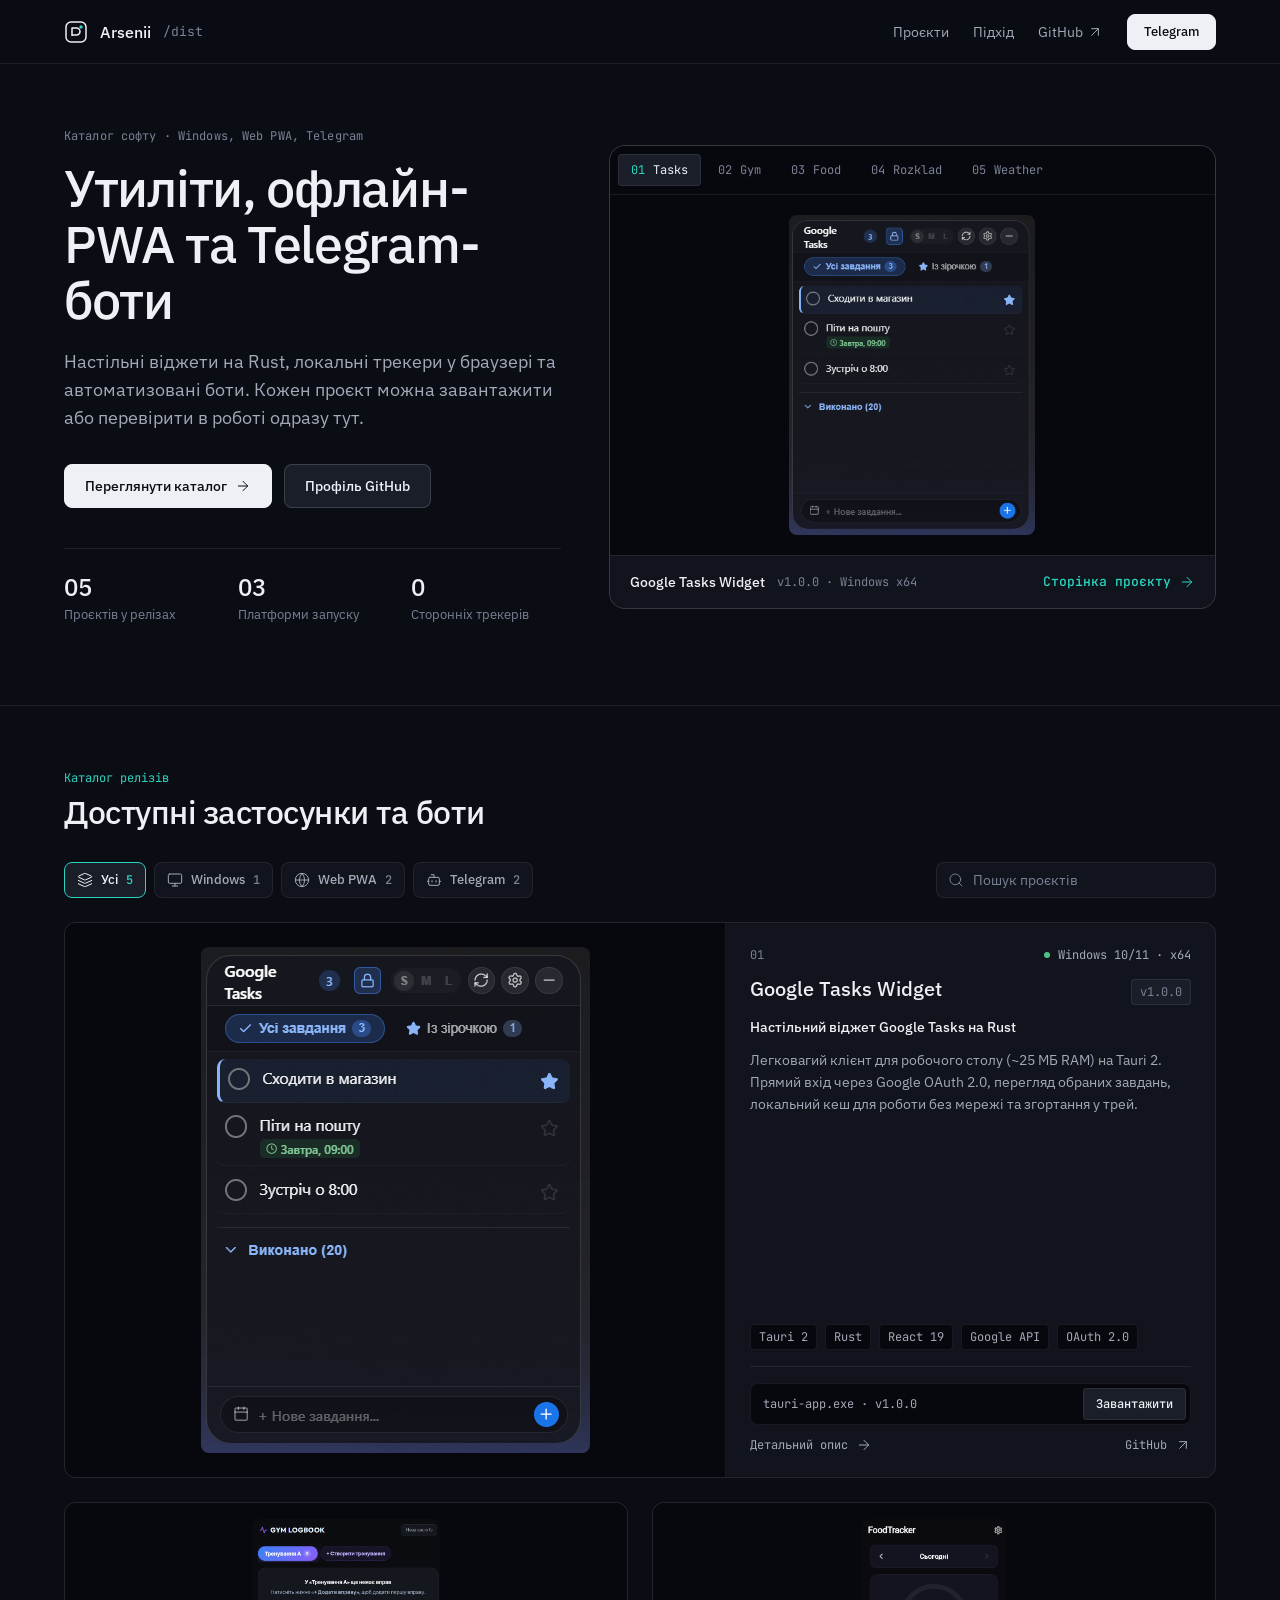
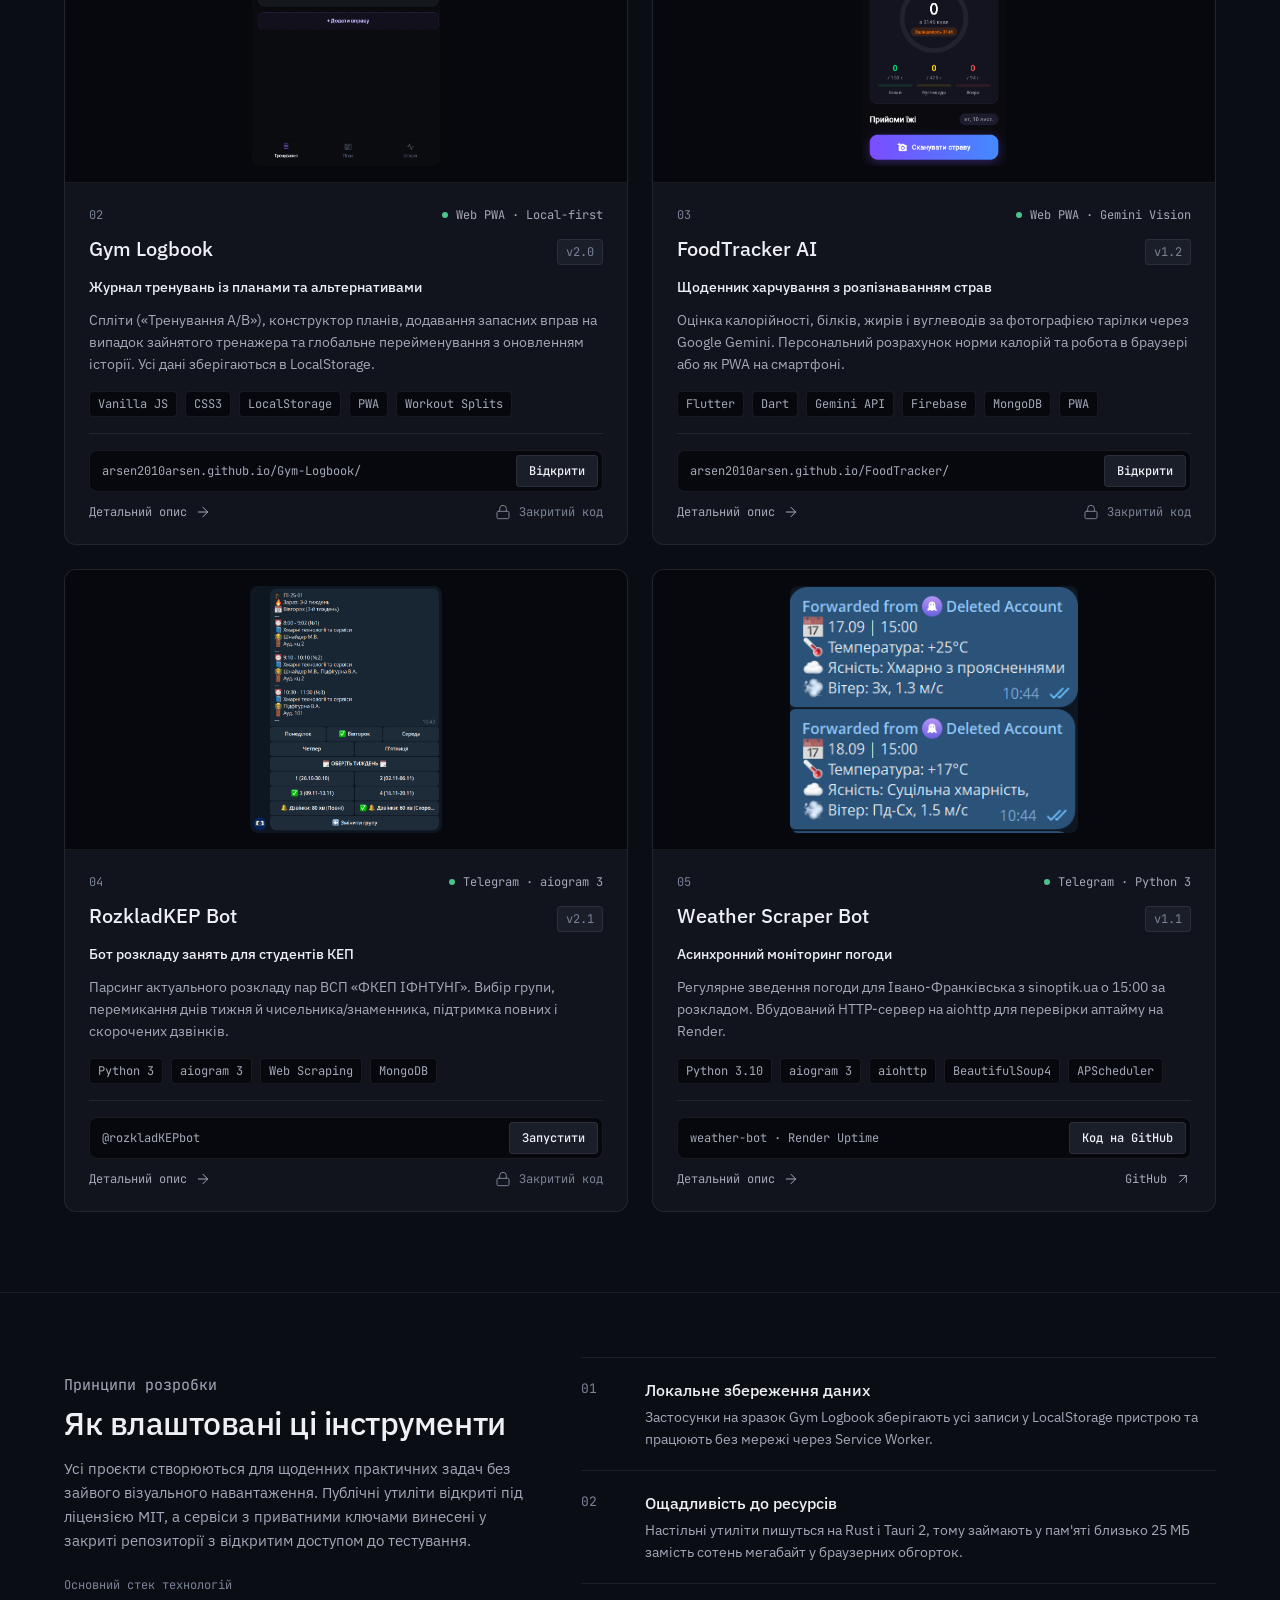
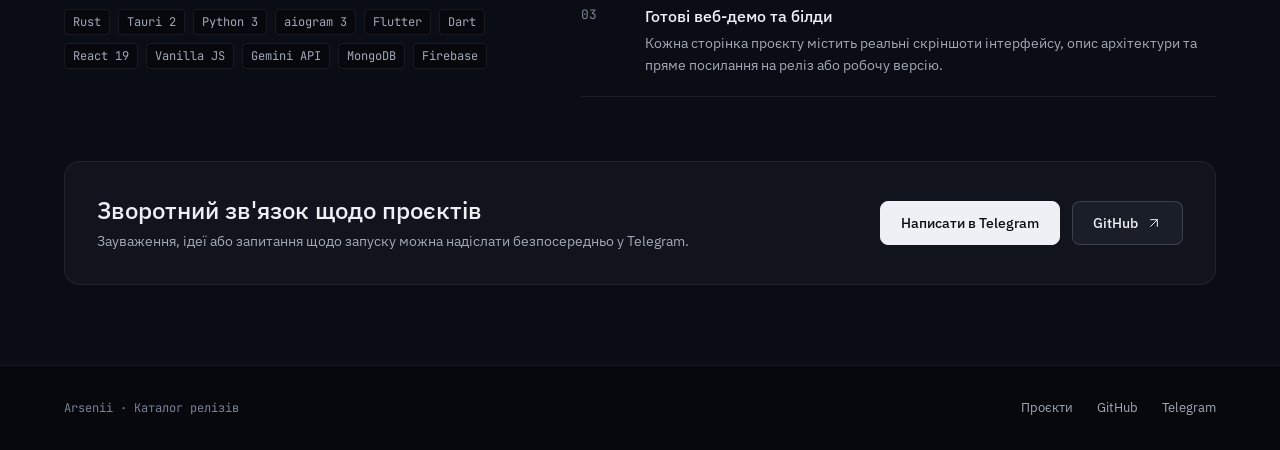
<file: index.html>
<!DOCTYPE html>
<html lang="uk">
<head>
  <meta charset="UTF-8">
  <meta name="viewport" content="width=device-width, initial-scale=1.0">
  <meta name="color-scheme" content="dark">
  <title>Arsenii · Каталог застосунків, PWA та Telegram-ботів</title>
  <meta name="description" content="Особистий каталог програмного забезпечення Arsenii: настільні віджети для Windows, офлайн-PWA трекери та Telegram-боти з доступом до тестування.">
  <meta name="theme-color" content="#0b0d14">

  <link rel="preconnect" href="https://fonts.googleapis.com">
  <link rel="preconnect" href="https://fonts.gstatic.com" crossorigin>
  <link href="https://fonts.googleapis.com/css2?family=IBM+Plex+Sans:wght@400;500;600&family=JetBrains+Mono:wght@400;500&display=swap" rel="stylesheet">
  <link rel="stylesheet" href="./styles.css">
  <link rel="icon" type="image/svg+xml" href="./favicon.svg">
</head>
<body>

  <!-- HEADER -->
  <header class="site-header">
    <div class="container header-inner">
      <a href="#" class="brand">
        <svg class="brand-mark" viewBox="0 0 24 24" fill="none" aria-hidden="true">
          <rect x="2" y="2" width="20" height="20" rx="5" stroke="#eef0f5" stroke-width="1.5"/>
          <path d="M8 16V8h4.5a3.5 3.5 0 0 1 0 7H8" stroke="#eef0f5" stroke-width="1.5" stroke-linejoin="round"/>
          <circle cx="17" cy="7" r="1.75" fill="#2dd4bf"/>
        </svg>
        <span>Arsenii</span>
        <span class="brand-sub">/dist</span>
      </a>

      <nav class="nav-links" aria-label="Головна навігація">
        <a href="#projects" class="nav-link nav-hide-mobile">Проєкти</a>
        <a href="#about" class="nav-link nav-hide-mobile">Підхід</a>
        <a href="https://github.com/arsen2010arsen" target="_blank" rel="noopener" class="nav-link">
          GitHub
          <svg class="ico" viewBox="0 0 24 24" aria-hidden="true"><path d="M7 17 17 7"/><path d="M7 7h10v10"/></svg>
        </a>
        <a href="https://t.me/riccardomorphine" target="_blank" rel="noopener" class="btn btn-sm btn-primary">
          Telegram
        </a>
      </nav>
    </div>
  </header>

  <main>

    <!-- HERO -->
    <section class="hero">
      <div class="container hero-grid">
        <div class="hero-copy">
          <p class="hero-meta">Каталог софту · Windows, Web PWA, Telegram</p>
          <h1 class="hero-title">Утиліти, офлайн-PWA та Telegram-боти</h1>
          <p class="hero-subtitle">
            Настільні віджети на Rust, локальні трекери у браузері та автоматизовані боти. Кожен проєкт можна завантажити або перевірити в роботі одразу тут.
          </p>

          <div class="hero-actions">
            <a href="#projects" class="btn btn-primary">
              Переглянути каталог
              <svg class="ico" viewBox="0 0 24 24" aria-hidden="true"><path d="M5 12h14"/><path d="m12 5 7 7-7 7"/></svg>
            </a>
            <a href="https://github.com/arsen2010arsen" target="_blank" rel="noopener" class="btn">
              Профіль GitHub
            </a>
          </div>

          <div class="hero-specs">
            <div>
              <div class="spec-val">05</div>
              <div class="spec-lbl">Проєктів у релізах</div>
            </div>
            <div>
              <div class="spec-val">03</div>
              <div class="spec-lbl">Платформи запуску</div>
            </div>
            <div>
              <div class="spec-val">0</div>
              <div class="spec-lbl">Сторонніх трекерів</div>
            </div>
          </div>
        </div>

        <!-- INTERACTIVE PRODUCT SHOWCASE -->
        <div class="stage" aria-label="Швидкий огляд інтерфейсів">
          <div class="stage-tabs" role="tablist" aria-label="Вибір проєкту">
            <button type="button" class="stage-tab active" role="tab" aria-selected="true"
              data-shot="./shots/google-tasks-widget.png"
              data-title="Google Tasks Widget"
              data-meta="v1.0.0 · Windows x64"
              data-href="./p/google-tasks-widget/">
              <span class="stage-tab-idx num">01</span> Tasks
            </button>
            <button type="button" class="stage-tab" role="tab" aria-selected="false"
              data-shot="./shots/gym-logbook.png"
              data-title="Gym Logbook"
              data-meta="v2.0 · Web PWA"
              data-href="./p/gym-logbook/">
              <span class="stage-tab-idx num">02</span> Gym
            </button>
            <button type="button" class="stage-tab" role="tab" aria-selected="false"
              data-shot="./shots/foodtracker.png"
              data-title="FoodTracker AI"
              data-meta="v1.2 · Web PWA"
              data-href="./p/foodtracker/">
              <span class="stage-tab-idx num">03</span> Food
            </button>
            <button type="button" class="stage-tab" role="tab" aria-selected="false"
              data-shot="./shots/rozkladkep.png"
              data-title="RozkladKEP Bot"
              data-meta="v2.1 · Telegram"
              data-href="./p/rozkladkep/">
              <span class="stage-tab-idx num">04</span> Rozklad
            </button>
            <button type="button" class="stage-tab" role="tab" aria-selected="false"
              data-shot="./shots/weather-bot.png"
              data-title="Weather Scraper Bot"
              data-meta="v1.1 · Telegram"
              data-href="./p/weather-bot/">
              <span class="stage-tab-idx num">05</span> Weather
            </button>
          </div>

          <div class="stage-viewport">
            <img id="stageImg" src="./shots/google-tasks-widget.png" alt="Google Tasks Widget">
          </div>

          <div class="stage-foot">
            <div class="stage-info">
              <span class="stage-name" id="stageName">Google Tasks Widget</span>
              <span class="stage-meta num" id="stageMeta">v1.0.0 · Windows x64</span>
            </div>
            <a class="stage-link" id="stageLink" href="./p/google-tasks-widget/">
              Сторінка проєкту
              <svg class="ico" viewBox="0 0 24 24" aria-hidden="true"><path d="M5 12h14"/><path d="m12 5 7 7-7 7"/></svg>
            </a>
          </div>
        </div>
      </div>
    </section>

    <!-- PROJECTS CATALOG -->
    <section class="section-projects" id="projects">
      <div class="container">
        <div class="section-head">
          <div>
            <p class="section-kicker">Каталог релізів</p>
            <h2 class="section-title">Доступні застосунки та боти</h2>
          </div>
        </div>

        <div class="toolbar">
          <div class="filter-chips" role="group" aria-label="Фільтр за платформою">
            <button type="button" class="chip active" data-filter="all">
              <svg class="ico" viewBox="0 0 24 24" aria-hidden="true"><path d="m12.83 2.18a2 2 0 0 0-1.66 0L2.6 6.08a1 1 0 0 0 0 1.83l8.58 3.91a2 2 0 0 0 1.66 0l8.58-3.9a1 1 0 0 0 0-1.83Z"/><path d="m22 17.65-9.17 4.16a2 2 0 0 1-1.66 0L2 17.65"/><path d="m22 12.65-9.17 4.16a2 2 0 0 1-1.66 0L2 12.65"/></svg>
              Усі <span class="chip-count">5</span>
            </button>
            <button type="button" class="chip" data-filter="windows">
              <svg class="ico" viewBox="0 0 24 24" aria-hidden="true"><rect width="20" height="14" x="2" y="3" rx="2"/><line x1="8" x2="16" y1="21" y2="21"/><line x1="12" x2="12" y1="17" y2="21"/></svg>
              Windows <span class="chip-count">1</span>
            </button>
            <button type="button" class="chip" data-filter="web">
              <svg class="ico" viewBox="0 0 24 24" aria-hidden="true"><circle cx="12" cy="12" r="10"/><path d="M12 2a14.5 14.5 0 0 0 0 20 14.5 14.5 0 0 0 0-20"/><path d="M2 12h20"/></svg>
              Web PWA <span class="chip-count">2</span>
            </button>
            <button type="button" class="chip" data-filter="bot">
              <svg class="ico" viewBox="0 0 24 24" aria-hidden="true"><path d="M12 8V4H8"/><rect width="16" height="12" x="4" y="8" rx="2"/><path d="M2 14h2"/><path d="M20 14h2"/><path d="M15 13v2"/><path d="M9 13v2"/></svg>
              Telegram <span class="chip-count">2</span>
            </button>
          </div>

          <div class="search-box">
            <svg class="ico" viewBox="0 0 24 24" aria-hidden="true"><circle cx="11" cy="11" r="8"/><path d="m21 21-4.3-4.3"/></svg>
            <input type="text" id="searchInput" placeholder="Пошук проєктів" aria-label="Пошук проєктів" autocomplete="off">
          </div>
        </div>

        <div class="projects-grid" id="projectsGrid">

          <!-- 01 · GOOGLE TASKS WIDGET (Featured wide card) -->
          <article class="card card--featured" data-cat="windows" data-search="google tasks widget віджет tauri rust react desktop windows oauth tasks api">
            <a class="card-shot" href="./p/google-tasks-widget/" aria-label="Детальніше про Google Tasks Widget">
              <img src="./shots/google-tasks-widget.png" alt="Google Tasks Widget" loading="lazy" decoding="async">
            </a>
            <div class="card-body">
              <div class="card-meta-row">
                <span class="card-index index-num">01</span>
                <span class="card-plat"><span class="status-dot"></span> Windows 10/11 · x64</span>
              </div>
              <div class="card-head">
                <h3><a href="./p/google-tasks-widget/">Google Tasks Widget</a></h3>
                <span class="ver">v1.0.0</span>
              </div>
              <p class="card-sub">Настільний віджет Google Tasks на Rust</p>
              <p class="card-desc">
                Легковагий клієнт для робочого столу (~25 МБ RAM) на Tauri 2. Прямий вхід через Google OAuth 2.0, перегляд обраних завдань, локальний кеш для роботи без мережі та згортання у трей.
              </p>
              <div class="tags">
                <span>Tauri 2</span><span>Rust</span><span>React 19</span><span>Google API</span><span>OAuth 2.0</span>
              </div>
              <div class="card-actions">
                <div class="cmd">
                  <code>tauri-app.exe · v1.0.0</code>
                  <a class="cmd-btn" href="https://github.com/arsen2010arsen/google-tasks-widget/releases/latest" target="_blank" rel="noopener">
                    Завантажити
                  </a>
                </div>
                <div class="links">
                  <a href="./p/google-tasks-widget/">
                    Детальний опис
                    <svg class="ico" viewBox="0 0 24 24" aria-hidden="true"><path d="M5 12h14"/><path d="m12 5 7 7-7 7"/></svg>
                  </a>
                  <a href="https://github.com/arsen2010arsen/google-tasks-widget" target="_blank" rel="noopener">
                    GitHub
                    <svg class="ico" viewBox="0 0 24 24" aria-hidden="true"><path d="M7 17 17 7"/><path d="M7 7h10v10"/></svg>
                  </a>
                </div>
              </div>
            </div>
          </article>

          <!-- 02 · GYM LOGBOOK v2.0 -->
          <article class="card" data-cat="web" data-search="gym logbook тренування зал спорт вправи ваги localstorage pwa javascript план спліт альтернатива">
            <a class="card-shot" href="./p/gym-logbook/" aria-label="Детальніше про Gym Logbook">
              <img src="./shots/gym-logbook.png" alt="Gym Logbook" loading="lazy" decoding="async">
            </a>
            <div class="card-body">
              <div class="card-meta-row">
                <span class="card-index index-num">02</span>
                <span class="card-plat"><span class="status-dot"></span> Web PWA · Local-first</span>
              </div>
              <div class="card-head">
                <h3><a href="./p/gym-logbook/">Gym Logbook</a></h3>
                <span class="ver">v2.0</span>
              </div>
              <p class="card-sub">Журнал тренувань із планами та альтернативами</p>
              <p class="card-desc">
                Спліти («Тренування А/В»), конструктор планів, додавання запасних вправ на випадок зайнятого тренажера та глобальне перейменування з оновленням історії. Усі дані зберігаються в LocalStorage.
              </p>
              <div class="tags">
                <span>Vanilla JS</span><span>CSS3</span><span>LocalStorage</span><span>PWA</span><span>Workout Splits</span>
              </div>
              <div class="card-actions">
                <div class="cmd">
                  <code>arsen2010arsen.github.io/Gym-Logbook/</code>
                  <a class="cmd-btn" href="https://arsen2010arsen.github.io/Gym-Logbook/" target="_blank" rel="noopener">
                    Відкрити
                  </a>
                </div>
                <div class="links">
                  <a href="./p/gym-logbook/">
                    Детальний опис
                    <svg class="ico" viewBox="0 0 24 24" aria-hidden="true"><path d="M5 12h14"/><path d="m12 5 7 7-7 7"/></svg>
                  </a>
                  <span class="repo-meta">
                    <svg class="ico" viewBox="0 0 24 24" aria-hidden="true"><rect width="18" height="11" x="3" y="11" rx="2" ry="2"/><path d="M7 11V7a5 5 0 0 1 10 0v4"/></svg>
                    Закритий код
                  </span>
                </div>
              </div>
            </div>
          </article>

          <!-- 03 · FOODTRACKER AI -->
          <article class="card" data-cat="web" data-search="foodtracker ai flutter dart firebase gemini mongodb калорії харчування їжа pwa">
            <a class="card-shot" href="./p/foodtracker/" aria-label="Детальніше про FoodTracker AI">
              <img src="./shots/foodtracker.png" alt="FoodTracker AI" loading="lazy" decoding="async">
            </a>
            <div class="card-body">
              <div class="card-meta-row">
                <span class="card-index index-num">03</span>
                <span class="card-plat"><span class="status-dot"></span> Web PWA · Gemini Vision</span>
              </div>
              <div class="card-head">
                <h3><a href="./p/foodtracker/">FoodTracker AI</a></h3>
                <span class="ver">v1.2</span>
              </div>
              <p class="card-sub">Щоденник харчування з розпізнаванням страв</p>
              <p class="card-desc">
                Оцінка калорійності, білків, жирів і вуглеводів за фотографією тарілки через Google Gemini. Персональний розрахунок норми калорій та робота в браузері або як PWA на смартфоні.
              </p>
              <div class="tags">
                <span>Flutter</span><span>Dart</span><span>Gemini API</span><span>Firebase</span><span>MongoDB</span><span>PWA</span>
              </div>
              <div class="card-actions">
                <div class="cmd">
                  <code>arsen2010arsen.github.io/FoodTracker/</code>
                  <a class="cmd-btn" href="https://arsen2010arsen.github.io/FoodTracker/" target="_blank" rel="noopener">
                    Відкрити
                  </a>
                </div>
                <div class="links">
                  <a href="./p/foodtracker/">
                    Детальний опис
                    <svg class="ico" viewBox="0 0 24 24" aria-hidden="true"><path d="M5 12h14"/><path d="m12 5 7 7-7 7"/></svg>
                  </a>
                  <span class="repo-meta">
                    <svg class="ico" viewBox="0 0 24 24" aria-hidden="true"><rect width="18" height="11" x="3" y="11" rx="2" ry="2"/><path d="M7 11V7a5 5 0 0 1 10 0v4"/></svg>
                    Закритий код
                  </span>
                </div>
              </div>
            </div>
          </article>

          <!-- 04 · ROZKLAD KEP -->
          <article class="card" data-cat="bot" data-search="rozkladkep розклад коледж кеп парсинг студент пари заміни бот telegram python mongodb">
            <a class="card-shot" href="./p/rozkladkep/" aria-label="Детальніше про RozkladKEP Bot">
              <img src="./shots/rozkladkep.png" alt="RozkladKEP Bot" loading="lazy" decoding="async">
            </a>
            <div class="card-body">
              <div class="card-meta-row">
                <span class="card-index index-num">04</span>
                <span class="card-plat"><span class="status-dot"></span> Telegram · aiogram 3</span>
              </div>
              <div class="card-head">
                <h3><a href="./p/rozkladkep/">RozkladKEP Bot</a></h3>
                <span class="ver">v2.1</span>
              </div>
              <p class="card-sub">Бот розкладу занять для студентів КЕП</p>
              <p class="card-desc">
                Парсинг актуального розкладу пар ВСП «ФКЕП ІФНТУНГ». Вибір групи, перемикання днів тижня й чисельника/знаменника, підтримка повних і скорочених дзвінків.
              </p>
              <div class="tags">
                <span>Python 3</span><span>aiogram 3</span><span>Web Scraping</span><span>MongoDB</span>
              </div>
              <div class="card-actions">
                <div class="cmd">
                  <code>@rozkladKEPbot</code>
                  <a class="cmd-btn" href="https://t.me/rozkladKEPbot" target="_blank" rel="noopener">
                    Запустити
                  </a>
                </div>
                <div class="links">
                  <a href="./p/rozkladkep/">
                    Детальний опис
                    <svg class="ico" viewBox="0 0 24 24" aria-hidden="true"><path d="M5 12h14"/><path d="m12 5 7 7-7 7"/></svg>
                  </a>
                  <span class="repo-meta">
                    <svg class="ico" viewBox="0 0 24 24" aria-hidden="true"><rect width="18" height="11" x="3" y="11" rx="2" ry="2"/><path d="M7 11V7a5 5 0 0 1 10 0v4"/></svg>
                    Закритий код
                  </span>
                </div>
              </div>
            </div>
          </article>

          <!-- 05 · WEATHER SCRAPER BOT -->
          <article class="card" data-cat="bot" data-search="weather погода парсер sinoptik бот telegram python aiogram aiohttp render">
            <a class="card-shot" href="./p/weather-bot/" aria-label="Детальніше про Weather Scraper Bot">
              <img src="./shots/weather-bot.png" alt="Weather Scraper Bot" loading="lazy" decoding="async">
            </a>
            <div class="card-body">
              <div class="card-meta-row">
                <span class="card-index index-num">05</span>
                <span class="card-plat"><span class="status-dot"></span> Telegram · Python 3</span>
              </div>
              <div class="card-head">
                <h3><a href="./p/weather-bot/">Weather Scraper Bot</a></h3>
                <span class="ver">v1.1</span>
              </div>
              <p class="card-sub">Асинхронний моніторинг погоди</p>
              <p class="card-desc">
                Регулярне зведення погоди для Івано-Франківська з sinoptik.ua о 15:00 за розкладом. Вбудований HTTP-сервер на aiohttp для перевірки аптайму на Render.
              </p>
              <div class="tags">
                <span>Python 3.10</span><span>aiogram 3</span><span>aiohttp</span><span>BeautifulSoup4</span><span>APScheduler</span>
              </div>
              <div class="card-actions">
                <div class="cmd">
                  <code>weather-bot · Render Uptime</code>
                  <a class="cmd-btn" href="https://github.com/arsen2010arsen/weather-bot" target="_blank" rel="noopener">
                    Код на GitHub
                  </a>
                </div>
                <div class="links">
                  <a href="./p/weather-bot/">
                    Детальний опис
                    <svg class="ico" viewBox="0 0 24 24" aria-hidden="true"><path d="M5 12h14"/><path d="m12 5 7 7-7 7"/></svg>
                  </a>
                  <a href="https://github.com/arsen2010arsen/weather-bot" target="_blank" rel="noopener">
                    GitHub
                    <svg class="ico" viewBox="0 0 24 24" aria-hidden="true"><path d="M7 17 17 7"/><path d="M7 7h10v10"/></svg>
                  </a>
                </div>
              </div>
            </div>
          </article>

        </div>

        <div class="empty-state" id="emptyState" style="display: none;">
          <p>За цим запитом проєктів не знайдено</p>
        </div>
      </div>
    </section>

    <!-- ABOUT & PRINCIPLES -->
    <section class="section-about" id="about">
      <div class="container">
        <div class="about-grid">
          <div class="about-copy">
            <p class="section-kicker">Принципи розробки</p>
            <h2 class="section-title">Як влаштовані ці інструменти</h2>
            <p>
              Усі проєкти створюються для щоденних практичних задач без зайвого візуального навантаження. Публічні утиліти відкриті під ліцензією MIT, а сервіси з приватними ключами винесені у закриті репозиторії з відкритим доступом до тестування.
            </p>
            <div class="about-stack">
              <span class="about-stack-lbl">Основний стек технологій</span>
              <div class="tags">
                <span>Rust</span>
                <span>Tauri 2</span>
                <span>Python 3</span>
                <span>aiogram 3</span>
                <span>Flutter</span>
                <span>Dart</span>
                <span>React 19</span>
                <span>Vanilla JS</span>
                <span>Gemini API</span>
                <span>MongoDB</span>
                <span>Firebase</span>
              </div>
            </div>
          </div>

          <div class="spec-list">
            <div class="spec-item">
              <span class="spec-idx">01</span>
              <div>
                <h3>Локальне збереження даних</h3>
                <p>Застосунки на зразок Gym Logbook зберігають усі записи у LocalStorage пристрою та працюють без мережі через Service Worker.</p>
              </div>
            </div>
            <div class="spec-item">
              <span class="spec-idx">02</span>
              <div>
                <h3>Ощадливість до ресурсів</h3>
                <p>Настільні утиліти пишуться на Rust і Tauri 2, тому займають у пам'яті близько 25 МБ замість сотень мегабайт у браузерних обгорток.</p>
              </div>
            </div>
            <div class="spec-item">
              <span class="spec-idx">03</span>
              <div>
                <h3>Готові веб-демо та білди</h3>
                <p>Кожна сторінка проєкту містить реальні скріншоти інтерфейсу, опис архітектури та пряме посилання на реліз або робочу версію.</p>
              </div>
            </div>
          </div>
        </div>

        <!-- CONTACT BAND -->
        <div class="contact-band">
          <div>
            <h2>Зворотний зв'язок щодо проєктів</h2>
            <p>Зауваження, ідеї або запитання щодо запуску можна надіслати безпосередньо у Telegram.</p>
          </div>
          <div class="contact-actions">
            <a class="btn btn-primary" href="https://t.me/riccardomorphine" target="_blank" rel="noopener">
              Написати в Telegram
            </a>
            <a class="btn" href="https://github.com/arsen2010arsen" target="_blank" rel="noopener">
              GitHub
              <svg class="ico" viewBox="0 0 24 24" aria-hidden="true"><path d="M7 17 17 7"/><path d="M7 7h10v10"/></svg>
            </a>
          </div>
        </div>
      </div>
    </section>

  </main>

  <!-- FOOTER -->
  <footer class="site-footer">
    <div class="container footer-inner">
      <p class="footer-note">Arsenii · Каталог релізів</p>
      <div class="footer-links">
        <a href="#projects">Проєкти</a>
        <a href="https://github.com/arsen2010arsen" target="_blank" rel="noopener">GitHub</a>
        <a href="https://t.me/riccardomorphine" target="_blank" rel="noopener">Telegram</a>
      </div>
    </div>
  </footer>

  <script src="./script.js" defer></script>
</body>
</html>
</file>
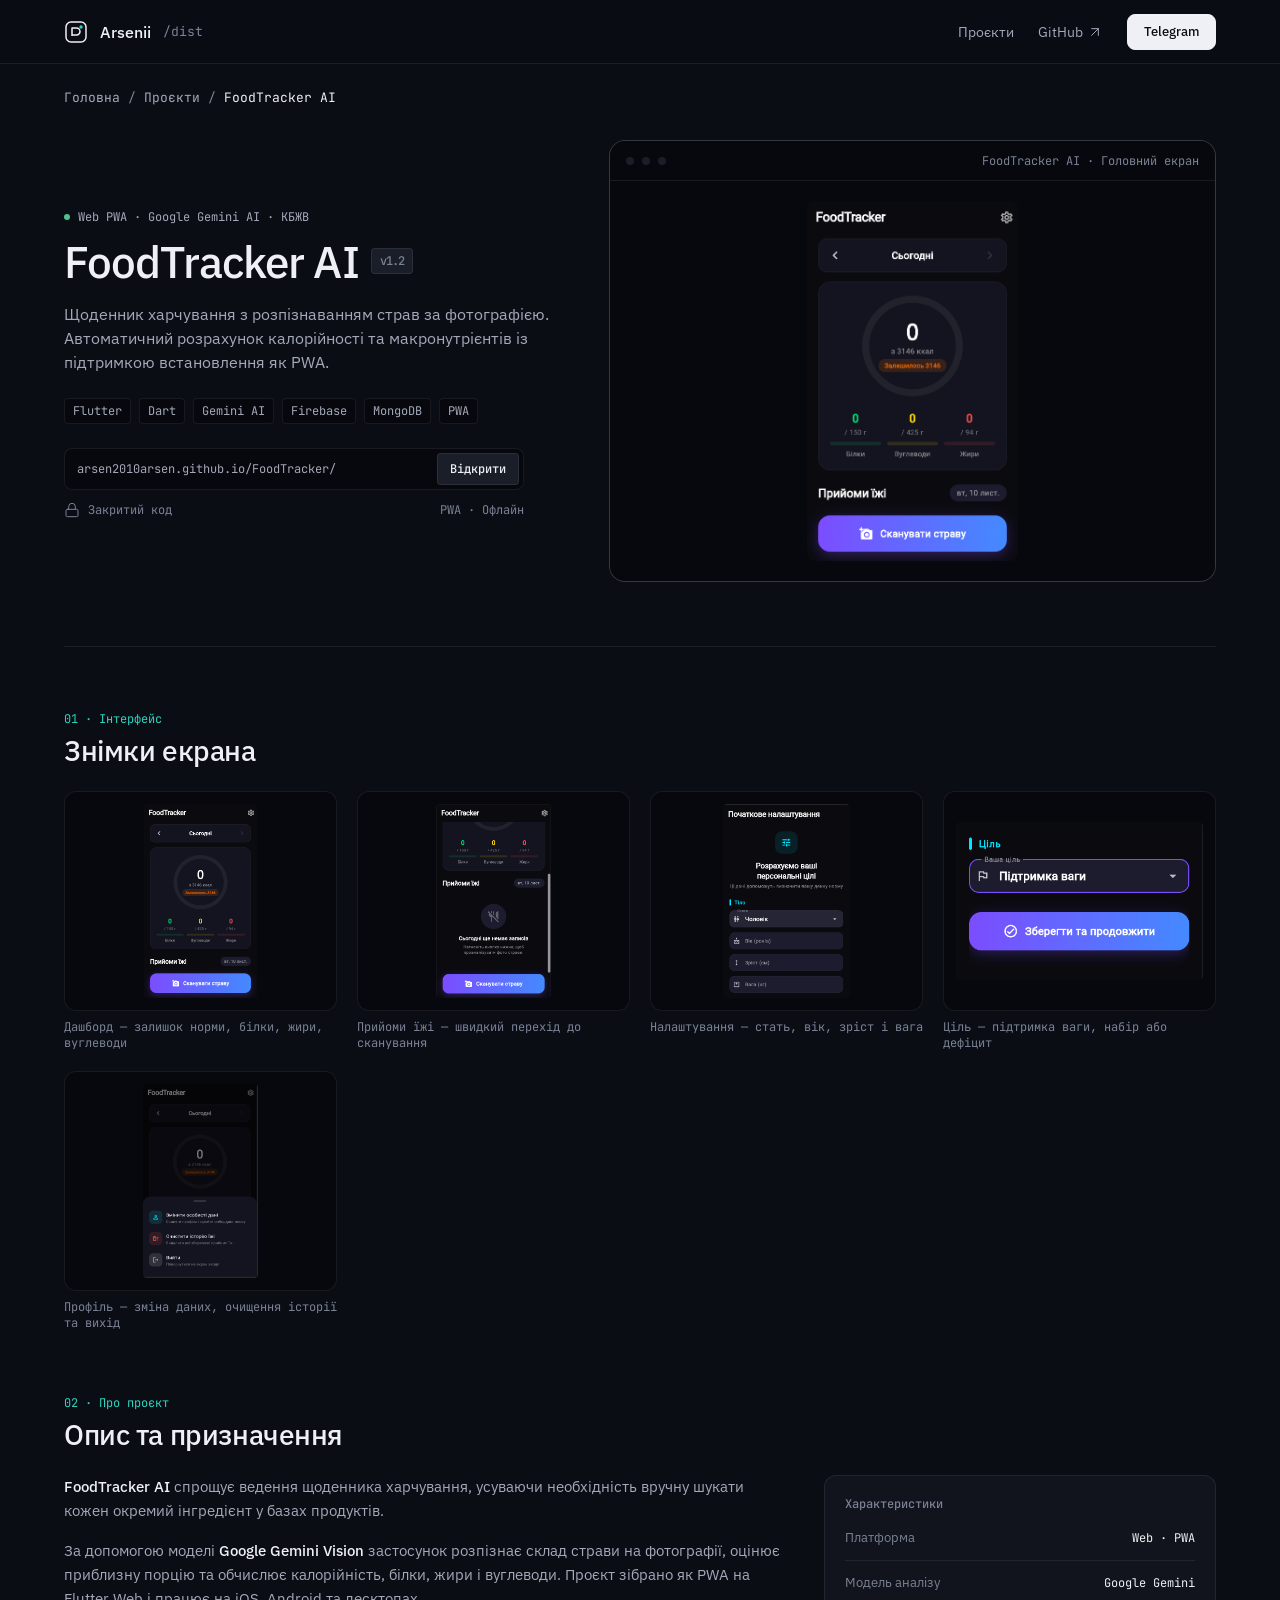
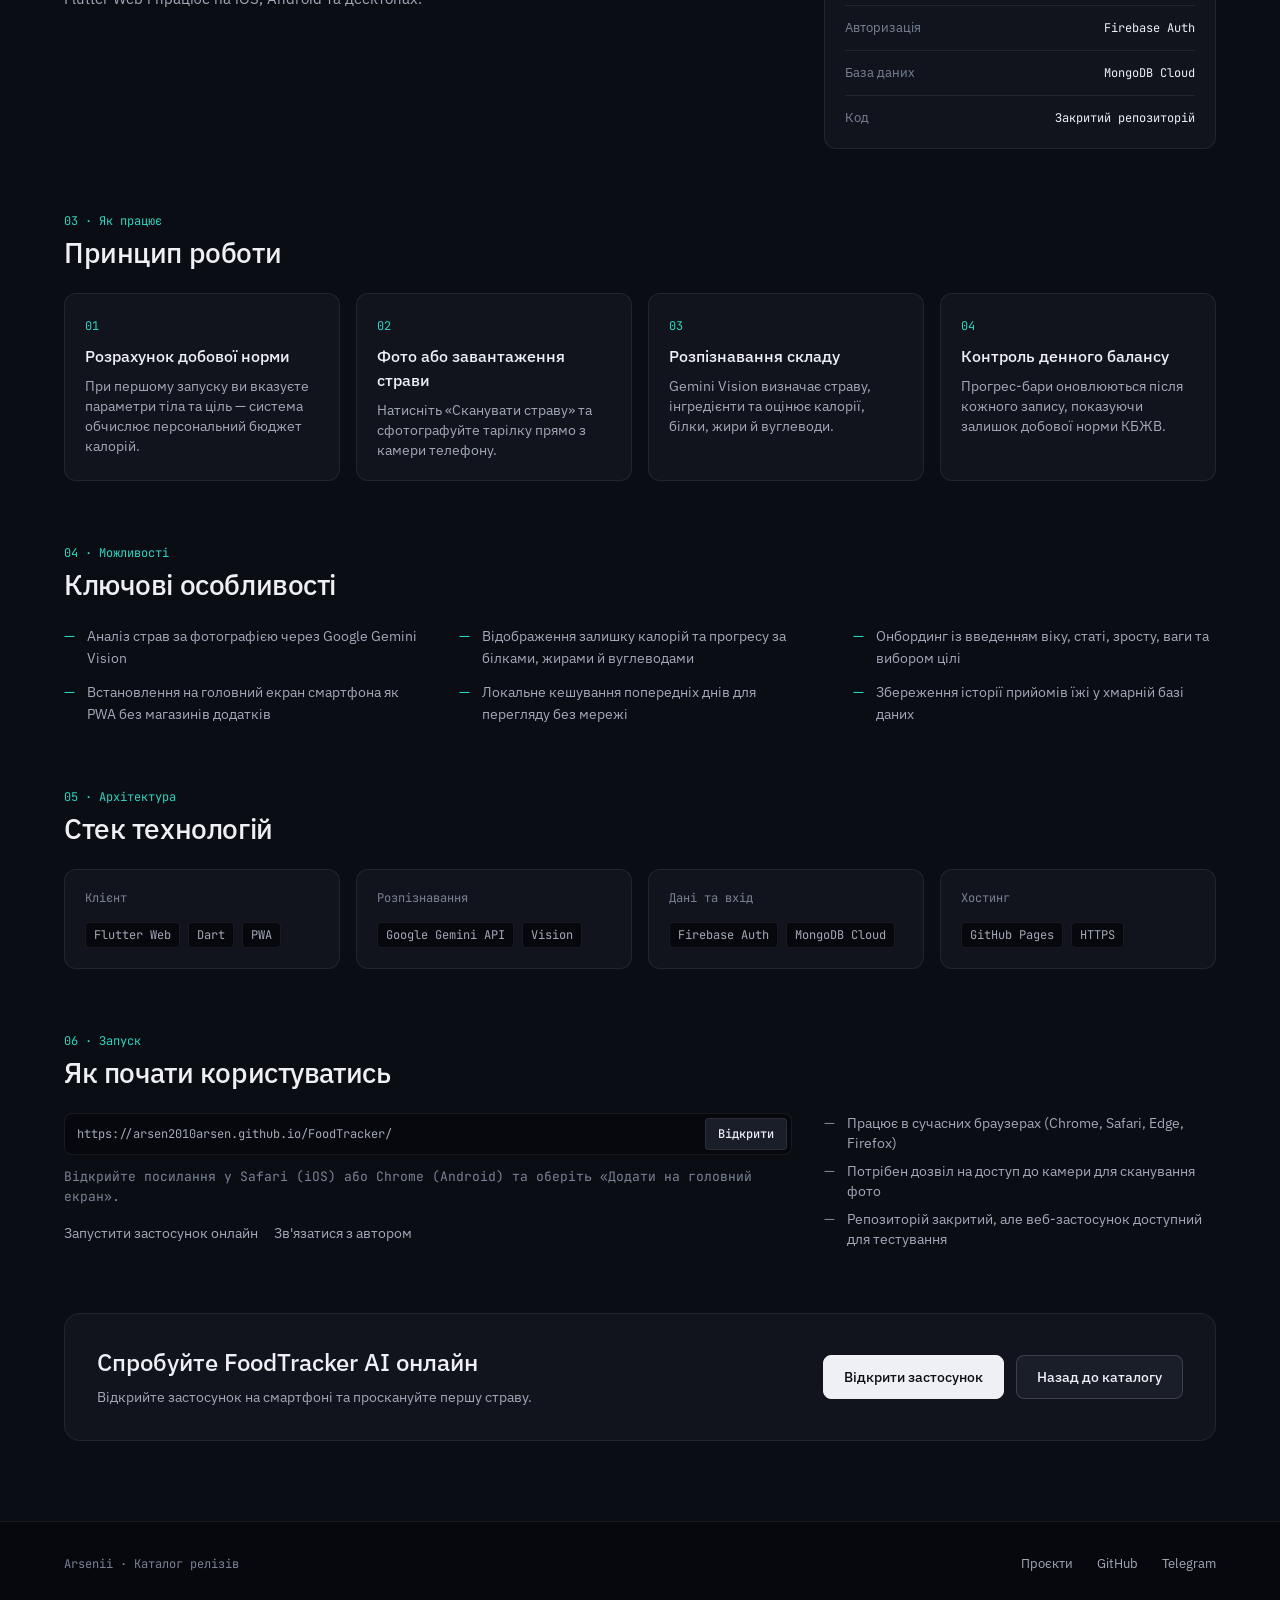
<file: p/foodtracker/index.html>
<!DOCTYPE html>
<html lang="uk">
<head>
  <meta charset="UTF-8">
  <meta name="viewport" content="width=device-width, initial-scale=1.0">
  <meta name="color-scheme" content="dark">
  <title>FoodTracker AI — Щоденник харчування з розпізнаванням страв · Arsenii</title>
  <meta name="description" content="FoodTracker AI — PWA-щоденник харчування. Сканування страв за фото з Gemini Vision, розрахунок калорій, білків, жирів і вуглеводів, робота офлайн.">
  <meta name="theme-color" content="#0b0d14">

  <link rel="preconnect" href="https://fonts.googleapis.com">
  <link rel="preconnect" href="https://fonts.gstatic.com" crossorigin>
  <link href="https://fonts.googleapis.com/css2?family=IBM+Plex+Sans:wght@400;500;600&family=JetBrains+Mono:wght@400;500&display=swap" rel="stylesheet">
  <link rel="stylesheet" href="../../styles.css">
  <link rel="icon" type="image/svg+xml" href="../../favicon.svg">
</head>
<body>

  <!-- HEADER -->
  <header class="site-header">
    <div class="container header-inner">
      <a href="../../" class="brand">
        <svg class="brand-mark" viewBox="0 0 24 24" fill="none" aria-hidden="true">
          <rect x="2" y="2" width="20" height="20" rx="5" stroke="#eef0f5" stroke-width="1.5"/>
          <path d="M8 16V8h4.5a3.5 3.5 0 0 1 0 7H8" stroke="#eef0f5" stroke-width="1.5" stroke-linejoin="round"/>
          <circle cx="17" cy="7" r="1.75" fill="#2dd4bf"/>
        </svg>
        <span>Arsenii</span>
        <span class="brand-sub">/dist</span>
      </a>
      <nav class="nav-links" aria-label="Головна навігація">
        <a href="../../#projects" class="nav-link nav-hide-mobile">Проєкти</a>
        <a href="https://github.com/arsen2010arsen" target="_blank" rel="noopener" class="nav-link">
          GitHub
          <svg class="ico" viewBox="0 0 24 24" aria-hidden="true"><path d="M7 17 17 7"/><path d="M7 7h10v10"/></svg>
        </a>
        <a href="https://t.me/riccardomorphine" target="_blank" rel="noopener" class="btn btn-sm btn-primary">Telegram</a>
      </nav>
    </div>
  </header>

  <main>
    <div class="container">

      <nav class="crumbs" aria-label="Навігаційний ланцюжок">
        <a href="../../">Головна</a>
        <span aria-hidden="true">/</span>
        <a href="../../#projects">Проєкти</a>
        <span aria-hidden="true">/</span>
        <span class="crumbs-cur">FoodTracker AI</span>
      </nav>

      <!-- PROD HERO -->
      <section class="prod-hero">
        <div class="prod-hero-copy">
          <p class="prod-kicker"><span class="status-dot"></span> Web PWA · Google Gemini AI · КБЖВ</p>
          <h1>FoodTracker AI <span class="ver">v1.2</span></h1>
          <p class="prod-sub">
            Щоденник харчування з розпізнаванням страв за фотографією. Автоматичний розрахунок калорійності та макронутрієнтів із підтримкою встановлення як PWA.
          </p>
          <div class="tags">
            <span>Flutter</span><span>Dart</span><span>Gemini AI</span><span>Firebase</span><span>MongoDB</span><span>PWA</span>
          </div>
          <div class="card-actions">
            <div class="cmd">
              <code>arsen2010arsen.github.io/FoodTracker/</code>
              <a class="cmd-btn" href="https://arsen2010arsen.github.io/FoodTracker/" target="_blank" rel="noopener">Відкрити</a>
            </div>
            <div class="links">
              <span class="repo-meta">
                <svg class="ico" viewBox="0 0 24 24" aria-hidden="true"><rect width="18" height="11" x="3" y="11" rx="2" ry="2"/><path d="M7 11V7a5 5 0 0 1 10 0v4"/></svg>
                Закритий код
              </span>
              <span class="repo-meta">PWA · Офлайн</span>
            </div>
          </div>
        </div>

        <div class="prod-hero-shot">
          <div class="frame">
            <div class="frame-bar">
              <div class="frame-dots" aria-hidden="true"><i></i><i></i><i></i></div>
              <span class="frame-caption">FoodTracker AI · Головний екран</span>
            </div>
            <button class="prod-shot-btn" type="button" data-shot="../../shots/foodtracker.png" aria-label="Збільшити головний екран FoodTracker AI">
              <img src="../../shots/foodtracker.png" alt="FoodTracker AI — діаграма калорій та макронутрієнти" decoding="async">
            </button>
          </div>
        </div>
      </section>

      <!-- 01 / ГАЛЕРЕЯ -->
      <section class="prod-sec" id="gallery">
        <div class="prod-sec-head">
          <p class="section-kicker num">01 · Інтерфейс</p>
          <h2>Знімки екрана</h2>
        </div>
        <div class="gallery">
          <figure>
            <button type="button" data-shot="../../shots/foodtracker.png" aria-label="Головний дашборд калорій">
              <img src="../../shots/foodtracker.png" alt="Головний дашборд калорій та КБЖВ" loading="lazy" decoding="async">
            </button>
            <figcaption>Дашборд — залишок норми, білки, жири, вуглеводи</figcaption>
          </figure>
          <figure>
            <button type="button" data-shot="../../shots/foodtracker-empty.png" aria-label="Стрічка прийомів їжі">
              <img src="../../shots/foodtracker-empty.png" alt="Стрічка прийомів їжі та сканування" loading="lazy" decoding="async">
            </button>
            <figcaption>Прийоми їжі — швидкий перехід до сканування</figcaption>
          </figure>
          <figure>
            <button type="button" data-shot="../../shots/foodtracker-setup.png" aria-label="Онбординг параметрів тіла">
              <img src="../../shots/foodtracker-setup.png" alt="Онбординг та параметри тіла" loading="lazy" decoding="async">
            </button>
            <figcaption>Налаштування — стать, вік, зріст і вага</figcaption>
          </figure>
          <figure>
            <button type="button" data-shot="../../shots/foodtracker-goal.png" aria-label="Вибір цілі">
              <img src="../../shots/foodtracker-goal.png" alt="Вибір цілі харчування" loading="lazy" decoding="async">
            </button>
            <figcaption>Ціль — підтримка ваги, набір або дефіцит</figcaption>
          </figure>
          <figure>
            <button type="button" data-shot="../../shots/foodtracker-menu.png" aria-label="Меню профілю">
              <img src="../../shots/foodtracker-menu.png" alt="Меню профілю та очищення історії" loading="lazy" decoding="async">
            </button>
            <figcaption>Профіль — зміна даних, очищення історії та вихід</figcaption>
          </figure>
        </div>
      </section>

      <!-- 02 / ПРО ПРОЄКТ -->
      <section class="prod-sec" id="about">
        <div class="prod-sec-head">
          <p class="section-kicker num">02 · Про проєкт</p>
          <h2>Опис та призначення</h2>
        </div>
        <div class="prod-cols">
          <div class="prod-prose">
            <p>
              <strong>FoodTracker AI</strong> спрощує ведення щоденника харчування, усуваючи необхідність вручну шукати кожен окремий інгредієнт у базах продуктів.
            </p>
            <p>
              За допомогою моделі <strong>Google Gemini Vision</strong> застосунок розпізнає склад страви на фотографії, оцінює приблизну порцію та обчислює калорійність, білки, жири і вуглеводи. Проєкт зібрано як PWA на Flutter Web і працює на iOS, Android та десктопах.
            </p>
          </div>
          <aside class="prod-facts">
            <h3>Характеристики</h3>
            <ul class="facts">
              <li><b>Платформа</b><span>Web · PWA</span></li>
              <li><b>Модель аналізу</b><span>Google Gemini</span></li>
              <li><b>Авторизація</b><span>Firebase Auth</span></li>
              <li><b>База даних</b><span>MongoDB Cloud</span></li>
              <li><b>Код</b><span>Закритий репозиторій</span></li>
            </ul>
          </aside>
        </div>
      </section>

      <!-- 03 / ЯК ПРАЦЮЄ -->
      <section class="prod-sec" id="how">
        <div class="prod-sec-head">
          <p class="section-kicker num">03 · Як працює</p>
          <h2>Принцип роботи</h2>
        </div>
        <div class="how-grid">
          <div class="how-step">
            <span class="how-num">01</span>
            <h3>Розрахунок добової норми</h3>
            <p>При першому запуску ви вказуєте параметри тіла та ціль — система обчислює персональний бюджет калорій.</p>
          </div>
          <div class="how-step">
            <span class="how-num">02</span>
            <h3>Фото або завантаження страви</h3>
            <p>Натисніть «Сканувати страву» та сфотографуйте тарілку прямо з камери телефону.</p>
          </div>
          <div class="how-step">
            <span class="how-num">03</span>
            <h3>Розпізнавання складу</h3>
            <p>Gemini Vision визначає страву, інгредієнти та оцінює калорії, білки, жири й вуглеводи.</p>
          </div>
          <div class="how-step">
            <span class="how-num">04</span>
            <h3>Контроль денного балансу</h3>
            <p>Прогрес-бари оновлюються після кожного запису, показуючи залишок добової норми КБЖВ.</p>
          </div>
        </div>
      </section>

      <!-- 04 / МОЖЛИВОСТІ -->
      <section class="prod-sec" id="features">
        <div class="prod-sec-head">
          <p class="section-kicker num">04 · Можливості</p>
          <h2>Ключові особливості</h2>
        </div>
        <ul class="feat-list">
          <li>Аналіз страв за фотографією через Google Gemini Vision</li>
          <li>Відображення залишку калорій та прогресу за білками, жирами й вуглеводами</li>
          <li>Онбординг із введенням віку, статі, зросту, ваги та вибором цілі</li>
          <li>Встановлення на головний екран смартфона як PWA без магазинів додатків</li>
          <li>Локальне кешування попередніх днів для перегляду без мережі</li>
          <li>Збереження історії прийомів їжі у хмарній базі даних</li>
        </ul>
      </section>

      <!-- 05 / ТЕХНОЛОГІЧНИЙ СТЕК -->
      <section class="prod-sec" id="stack">
        <div class="prod-sec-head">
          <p class="section-kicker num">05 · Архітектура</p>
          <h2>Стек технологій</h2>
        </div>
        <div class="stack-grid">
          <div class="stack-card">
            <span class="stack-g">Клієнт</span>
            <div class="tags"><span>Flutter Web</span><span>Dart</span><span>PWA</span></div>
          </div>
          <div class="stack-card">
            <span class="stack-g">Розпізнавання</span>
            <div class="tags"><span>Google Gemini API</span><span>Vision</span></div>
          </div>
          <div class="stack-card">
            <span class="stack-g">Дані та вхід</span>
            <div class="tags"><span>Firebase Auth</span><span>MongoDB Cloud</span></div>
          </div>
          <div class="stack-card">
            <span class="stack-g">Хостинг</span>
            <div class="tags"><span>GitHub Pages</span><span>HTTPS</span></div>
          </div>
        </div>
      </section>

      <!-- 06 / ВСТАНОВЛЕННЯ ТА ЗАПУСК -->
      <section class="prod-sec" id="install">
        <div class="prod-sec-head">
          <p class="section-kicker num">06 · Запуск</p>
          <h2>Як почати користуватись</h2>
        </div>
        <div class="prod-cols">
          <div>
            <div class="card-actions" style="border-top: 0; padding-top: 0; margin-top: 0;">
              <div class="cmd">
                <code>https://arsen2010arsen.github.io/FoodTracker/</code>
                <a class="cmd-btn" href="https://arsen2010arsen.github.io/FoodTracker/" target="_blank" rel="noopener">Відкрити</a>
              </div>
            </div>
            <p class="prod-note">Відкрийте посилання у Safari (iOS) або Chrome (Android) та оберіть «Додати на головний екран».</p>
            <p class="prod-links">
              <a href="https://arsen2010arsen.github.io/FoodTracker/" target="_blank" rel="noopener">Запустити застосунок онлайн</a>
              <a href="https://t.me/riccardomorphine" target="_blank" rel="noopener">Зв'язатися з автором</a>
            </p>
          </div>
          <ul class="reqs">
            <li>Працює в сучасних браузерах (Chrome, Safari, Edge, Firefox)</li>
            <li>Потрібен дозвіл на доступ до камери для сканування фото</li>
            <li>Репозиторій закритий, але веб-застосунок доступний для тестування</li>
          </ul>
        </div>
      </section>

      <!-- CTA -->
      <section class="prod-cta">
        <div class="prod-cta-box">
          <div>
            <h2>Спробуйте FoodTracker AI онлайн</h2>
            <p>Відкрийте застосунок на смартфоні та проскануйте першу страву.</p>
          </div>
          <div class="prod-cta-btns">
            <a class="btn btn-primary" href="https://arsen2010arsen.github.io/FoodTracker/" target="_blank" rel="noopener">Відкрити застосунок</a>
            <a class="btn" href="../../#projects">Назад до каталогу</a>
          </div>
        </div>
      </section>

    </div>
  </main>

  <!-- FOOTER -->
  <footer class="site-footer">
    <div class="container footer-inner">
      <p class="footer-note">Arsenii · Каталог релізів</p>
      <div class="footer-links">
        <a href="../../#projects">Проєкти</a>
        <a href="https://github.com/arsen2010arsen" target="_blank" rel="noopener">GitHub</a>
        <a href="https://t.me/riccardomorphine" target="_blank" rel="noopener">Telegram</a>
      </div>
    </div>
  </footer>

  <!-- SCREENSHOT PREVIEW MODAL -->
  <dialog class="modal" id="shotModal" aria-label="Перегляд знімка">
    <div class="modal-card">
      <button class="modal-close" id="closeShotModal" type="button" aria-label="Закрити">
        <svg class="ico" viewBox="0 0 24 24" aria-hidden="true"><path d="M18 6 6 18"/><path d="m6 6 12 12"/></svg>
      </button>
      <img id="shotImg" alt="">
    </div>
  </dialog>

  <script src="../../script.js" defer></script>
</body>
</html>
</file>
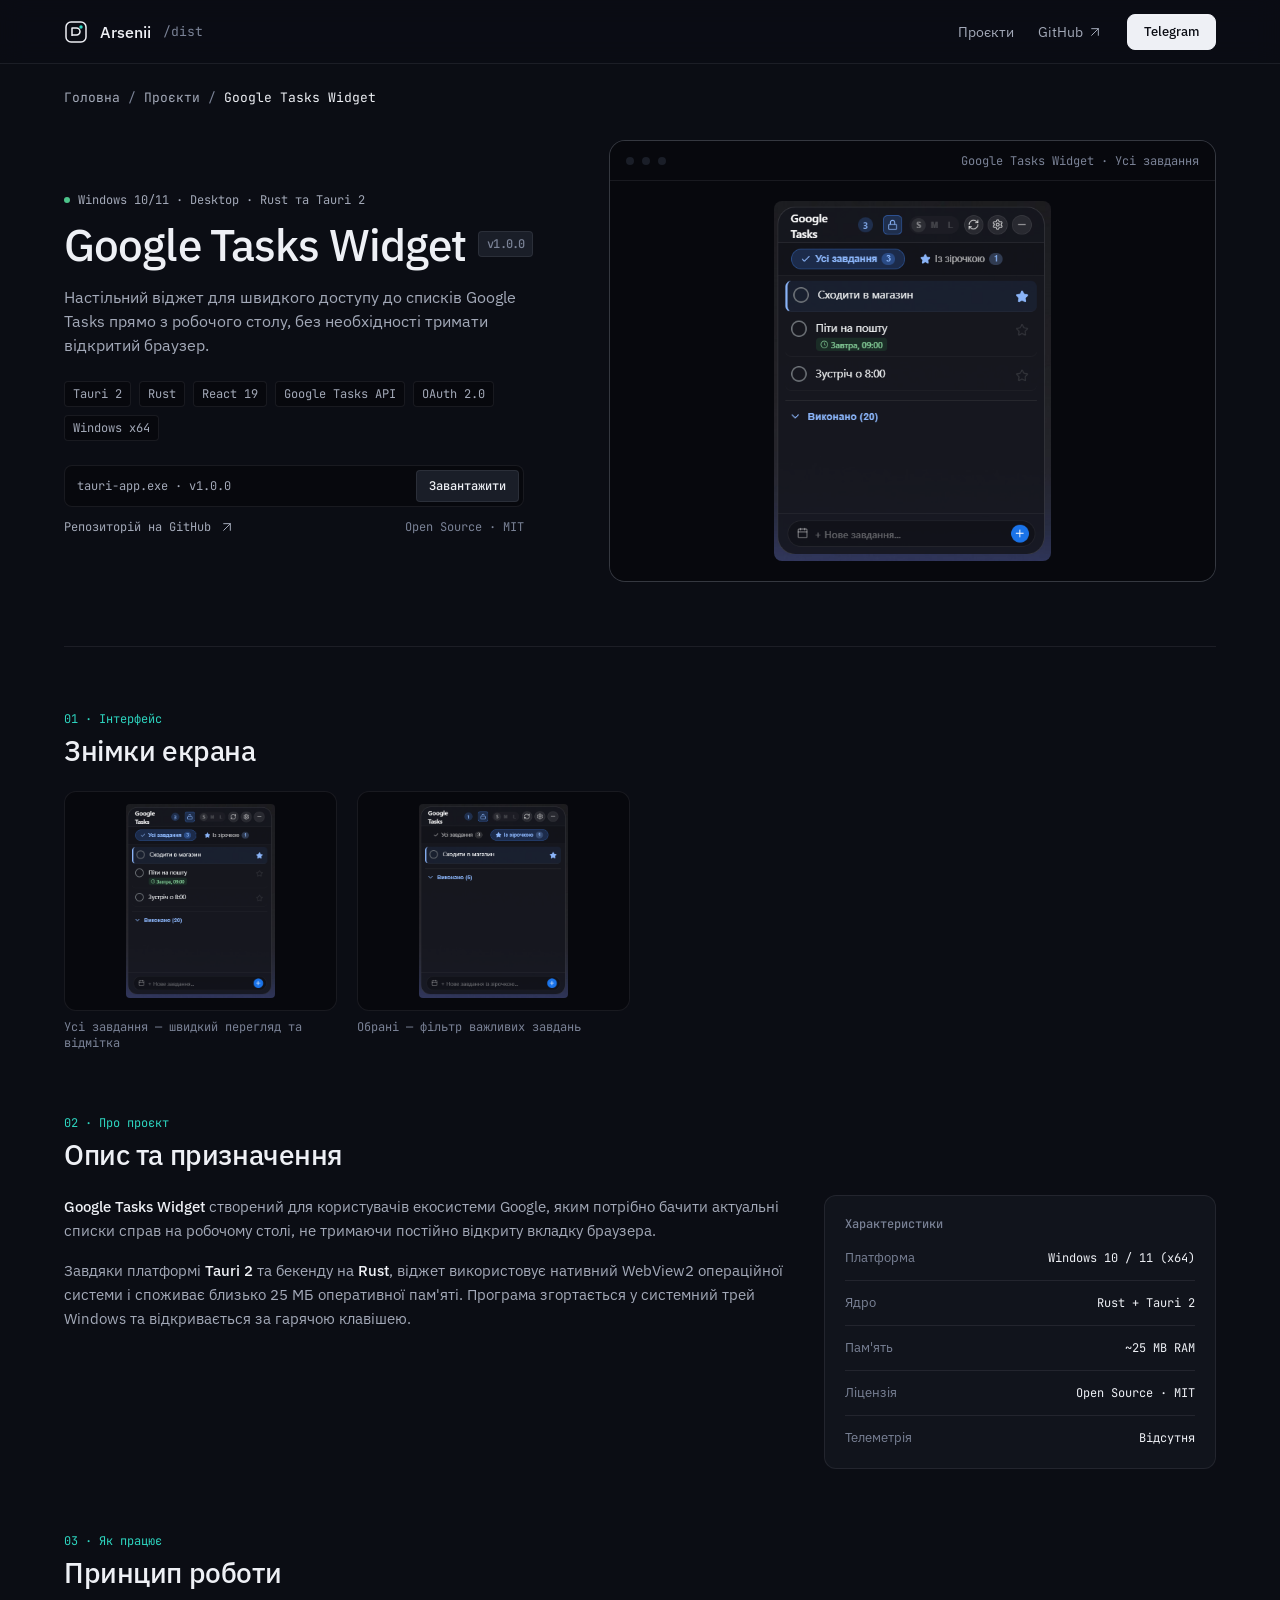
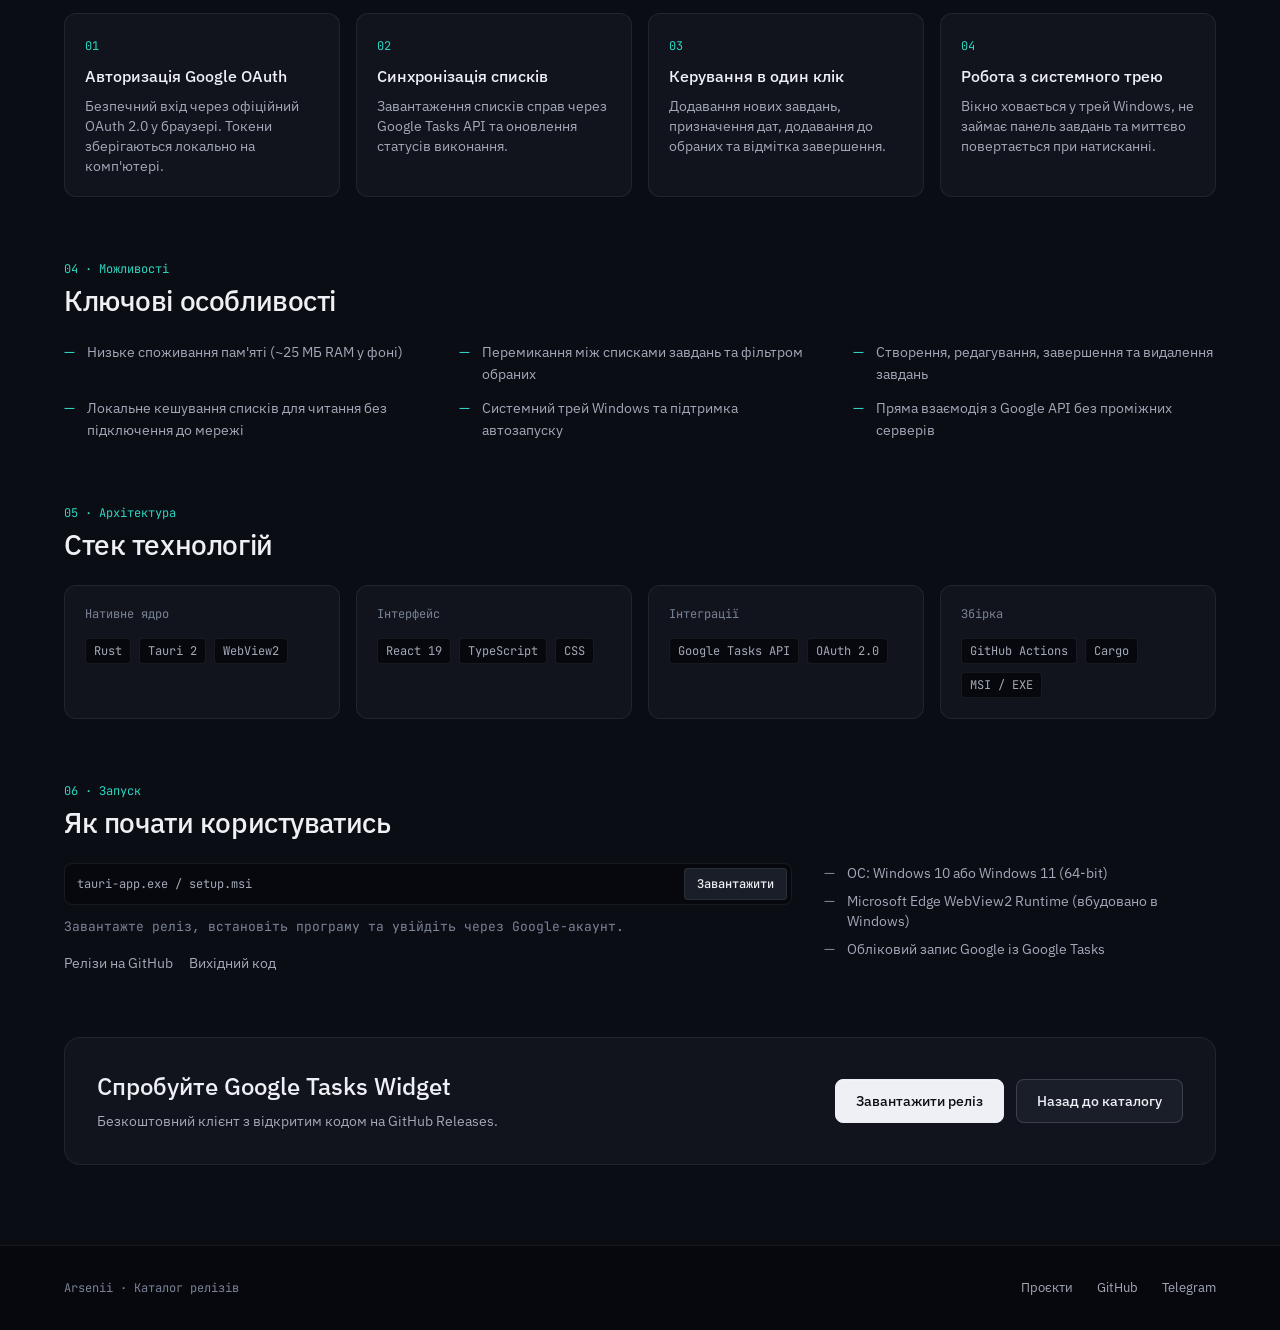
<file: p/google-tasks-widget/index.html>
<!DOCTYPE html>
<html lang="uk">
<head>
  <meta charset="UTF-8">
  <meta name="viewport" content="width=device-width, initial-scale=1.0">
  <meta name="color-scheme" content="dark">
  <title>Google Tasks Widget — Настільний віджет для Windows · Arsenii</title>
  <meta name="description" content="Настільний віджет для Google Tasks на базі Tauri 2 і Rust. Авторизація через Google OAuth 2.0, робота офлайн, системний трей та синхронізація списків.">
  <meta name="theme-color" content="#0b0d14">

  <link rel="preconnect" href="https://fonts.googleapis.com">
  <link rel="preconnect" href="https://fonts.gstatic.com" crossorigin>
  <link href="https://fonts.googleapis.com/css2?family=IBM+Plex+Sans:wght@400;500;600&family=JetBrains+Mono:wght@400;500&display=swap" rel="stylesheet">
  <link rel="stylesheet" href="../../styles.css">
  <link rel="icon" type="image/svg+xml" href="../../favicon.svg">
</head>
<body>

  <!-- HEADER -->
  <header class="site-header">
    <div class="container header-inner">
      <a href="../../" class="brand">
        <svg class="brand-mark" viewBox="0 0 24 24" fill="none" aria-hidden="true">
          <rect x="2" y="2" width="20" height="20" rx="5" stroke="#eef0f5" stroke-width="1.5"/>
          <path d="M8 16V8h4.5a3.5 3.5 0 0 1 0 7H8" stroke="#eef0f5" stroke-width="1.5" stroke-linejoin="round"/>
          <circle cx="17" cy="7" r="1.75" fill="#2dd4bf"/>
        </svg>
        <span>Arsenii</span>
        <span class="brand-sub">/dist</span>
      </a>
      <nav class="nav-links" aria-label="Головна навігація">
        <a href="../../#projects" class="nav-link nav-hide-mobile">Проєкти</a>
        <a href="https://github.com/arsen2010arsen" target="_blank" rel="noopener" class="nav-link">
          GitHub
          <svg class="ico" viewBox="0 0 24 24" aria-hidden="true"><path d="M7 17 17 7"/><path d="M7 7h10v10"/></svg>
        </a>
        <a href="https://t.me/riccardomorphine" target="_blank" rel="noopener" class="btn btn-sm btn-primary">Telegram</a>
      </nav>
    </div>
  </header>

  <main>
    <div class="container">

      <nav class="crumbs" aria-label="Навігаційний ланцюжок">
        <a href="../../">Головна</a>
        <span aria-hidden="true">/</span>
        <a href="../../#projects">Проєкти</a>
        <span aria-hidden="true">/</span>
        <span class="crumbs-cur">Google Tasks Widget</span>
      </nav>

      <!-- PROD HERO -->
      <section class="prod-hero">
        <div class="prod-hero-copy">
          <p class="prod-kicker"><span class="status-dot"></span> Windows 10/11 · Desktop · Rust та Tauri 2</p>
          <h1>Google Tasks Widget <span class="ver">v1.0.0</span></h1>
          <p class="prod-sub">
            Настільний віджет для швидкого доступу до списків Google Tasks прямо з робочого столу, без необхідності тримати відкритий браузер.
          </p>
          <div class="tags">
            <span>Tauri 2</span><span>Rust</span><span>React 19</span><span>Google Tasks API</span><span>OAuth 2.0</span><span>Windows x64</span>
          </div>
          <div class="card-actions">
            <div class="cmd">
              <code>tauri-app.exe · v1.0.0</code>
              <a class="cmd-btn" href="https://github.com/arsen2010arsen/google-tasks-widget/releases/latest" target="_blank" rel="noopener">Завантажити</a>
            </div>
            <div class="links">
              <a href="https://github.com/arsen2010arsen/google-tasks-widget" target="_blank" rel="noopener">
                Репозиторій на GitHub
                <svg class="ico" viewBox="0 0 24 24" aria-hidden="true"><path d="M7 17 17 7"/><path d="M7 7h10v10"/></svg>
              </a>
              <span class="repo-meta">Open Source · MIT</span>
            </div>
          </div>
        </div>

        <div class="prod-hero-shot">
          <div class="frame">
            <div class="frame-bar">
              <div class="frame-dots" aria-hidden="true"><i></i><i></i><i></i></div>
              <span class="frame-caption">Google Tasks Widget · Усі завдання</span>
            </div>
            <button class="prod-shot-btn" type="button" data-shot="../../shots/google-tasks-widget.png" aria-label="Збільшити скріншот Google Tasks Widget">
              <img src="../../shots/google-tasks-widget.png" alt="Google Tasks Widget — список усіх завдань" decoding="async">
            </button>
          </div>
        </div>
      </section>

      <!-- 01 / ГАЛЕРЕЯ -->
      <section class="prod-sec" id="gallery">
        <div class="prod-sec-head">
          <p class="section-kicker num">01 · Інтерфейс</p>
          <h2>Знімки екрана</h2>
        </div>
        <div class="gallery">
          <figure>
            <button type="button" data-shot="../../shots/google-tasks-widget.png" aria-label="Список усіх завдань">
              <img src="../../shots/google-tasks-widget.png" alt="Google Tasks Widget — список усіх завдань" loading="lazy" decoding="async">
            </button>
            <figcaption>Усі завдання — швидкий перегляд та відмітка</figcaption>
          </figure>
          <figure>
            <button type="button" data-shot="../../shots/google-tasks-starred.png" aria-label="Завдання із зірочкою">
              <img src="../../shots/google-tasks-starred.png" alt="Google Tasks Widget — обрані завдання" loading="lazy" decoding="async">
            </button>
            <figcaption>Обрані — фільтр важливих завдань</figcaption>
          </figure>
        </div>
      </section>

      <!-- 02 / ПРО ПРОЄКТ -->
      <section class="prod-sec" id="about">
        <div class="prod-sec-head">
          <p class="section-kicker num">02 · Про проєкт</p>
          <h2>Опис та призначення</h2>
        </div>
        <div class="prod-cols">
          <div class="prod-prose">
            <p>
              <strong>Google Tasks Widget</strong> створений для користувачів екосистеми Google, яким потрібно бачити актуальні списки справ на робочому столі, не тримаючи постійно відкриту вкладку браузера.
            </p>
            <p>
              Завдяки платформі <strong>Tauri 2</strong> та бекенду на <strong>Rust</strong>, віджет використовує нативний WebView2 операційної системи і споживає близько 25 МБ оперативної пам'яті. Програма згортається у системний трей Windows та відкривається за гарячою клавішею.
            </p>
          </div>
          <aside class="prod-facts">
            <h3>Характеристики</h3>
            <ul class="facts">
              <li><b>Платформа</b><span>Windows 10 / 11 (x64)</span></li>
              <li><b>Ядро</b><span>Rust + Tauri 2</span></li>
              <li><b>Пам'ять</b><span class="num">~25 MB RAM</span></li>
              <li><b>Ліцензія</b><span>Open Source · MIT</span></li>
              <li><b>Телеметрія</b><span>Відсутня</span></li>
            </ul>
          </aside>
        </div>
      </section>

      <!-- 03 / ЯК ПРАЦЮЄ -->
      <section class="prod-sec" id="how">
        <div class="prod-sec-head">
          <p class="section-kicker num">03 · Як працює</p>
          <h2>Принцип роботи</h2>
        </div>
        <div class="how-grid">
          <div class="how-step">
            <span class="how-num">01</span>
            <h3>Авторизація Google OAuth</h3>
            <p>Безпечний вхід через офіційний OAuth 2.0 у браузері. Токени зберігаються локально на комп'ютері.</p>
          </div>
          <div class="how-step">
            <span class="how-num">02</span>
            <h3>Синхронізація списків</h3>
            <p>Завантаження списків справ через Google Tasks API та оновлення статусів виконання.</p>
          </div>
          <div class="how-step">
            <span class="how-num">03</span>
            <h3>Керування в один клік</h3>
            <p>Додавання нових завдань, призначення дат, додавання до обраних та відмітка завершення.</p>
          </div>
          <div class="how-step">
            <span class="how-num">04</span>
            <h3>Робота з системного трею</h3>
            <p>Вікно ховається у трей Windows, не займає панель завдань та миттєво повертається при натисканні.</p>
          </div>
        </div>
      </section>

      <!-- 04 / МОЖЛИВОСТІ -->
      <section class="prod-sec" id="features">
        <div class="prod-sec-head">
          <p class="section-kicker num">04 · Можливості</p>
          <h2>Ключові особливості</h2>
        </div>
        <ul class="feat-list">
          <li>Низьке споживання пам'яті (~25 МБ RAM у фоні)</li>
          <li>Перемикання між списками завдань та фільтром обраних</li>
          <li>Створення, редагування, завершення та видалення завдань</li>
          <li>Локальне кешування списків для читання без підключення до мережі</li>
          <li>Системний трей Windows та підтримка автозапуску</li>
          <li>Пряма взаємодія з Google API без проміжних серверів</li>
        </ul>
      </section>

      <!-- 05 / ТЕХНОЛОГІЧНИЙ СТЕК -->
      <section class="prod-sec" id="stack">
        <div class="prod-sec-head">
          <p class="section-kicker num">05 · Архітектура</p>
          <h2>Стек технологій</h2>
        </div>
        <div class="stack-grid">
          <div class="stack-card">
            <span class="stack-g">Нативне ядро</span>
            <div class="tags"><span>Rust</span><span>Tauri 2</span><span>WebView2</span></div>
          </div>
          <div class="stack-card">
            <span class="stack-g">Інтерфейс</span>
            <div class="tags"><span>React 19</span><span>TypeScript</span><span>CSS</span></div>
          </div>
          <div class="stack-card">
            <span class="stack-g">Інтеграції</span>
            <div class="tags"><span>Google Tasks API</span><span>OAuth 2.0</span></div>
          </div>
          <div class="stack-card">
            <span class="stack-g">Збірка</span>
            <div class="tags"><span>GitHub Actions</span><span>Cargo</span><span>MSI / EXE</span></div>
          </div>
        </div>
      </section>

      <!-- 06 / ВСТАНОВЛЕННЯ ТА ЗАПУСК -->
      <section class="prod-sec" id="install">
        <div class="prod-sec-head">
          <p class="section-kicker num">06 · Запуск</p>
          <h2>Як почати користуватись</h2>
        </div>
        <div class="prod-cols">
          <div>
            <div class="card-actions" style="border-top: 0; padding-top: 0; margin-top: 0;">
              <div class="cmd">
                <code>tauri-app.exe / setup.msi</code>
                <a class="cmd-btn" href="https://github.com/arsen2010arsen/google-tasks-widget/releases/latest" target="_blank" rel="noopener">Завантажити</a>
              </div>
            </div>
            <p class="prod-note">Завантажте реліз, встановіть програму та увійдіть через Google-акаунт.</p>
            <p class="prod-links">
              <a href="https://github.com/arsen2010arsen/google-tasks-widget/releases" target="_blank" rel="noopener">Релізи на GitHub</a>
              <a href="https://github.com/arsen2010arsen/google-tasks-widget" target="_blank" rel="noopener">Вихідний код</a>
            </p>
          </div>
          <ul class="reqs">
            <li>ОС: Windows 10 або Windows 11 (64-bit)</li>
            <li>Microsoft Edge WebView2 Runtime (вбудовано в Windows)</li>
            <li>Обліковий запис Google із Google Tasks</li>
          </ul>
        </div>
      </section>

      <!-- CTA -->
      <section class="prod-cta">
        <div class="prod-cta-box">
          <div>
            <h2>Спробуйте Google Tasks Widget</h2>
            <p>Безкоштовний клієнт з відкритим кодом на GitHub Releases.</p>
          </div>
          <div class="prod-cta-btns">
            <a class="btn btn-primary" href="https://github.com/arsen2010arsen/google-tasks-widget/releases/latest" target="_blank" rel="noopener">Завантажити реліз</a>
            <a class="btn" href="../../#projects">Назад до каталогу</a>
          </div>
        </div>
      </section>

    </div>
  </main>

  <!-- FOOTER -->
  <footer class="site-footer">
    <div class="container footer-inner">
      <p class="footer-note">Arsenii · Каталог релізів</p>
      <div class="footer-links">
        <a href="../../#projects">Проєкти</a>
        <a href="https://github.com/arsen2010arsen" target="_blank" rel="noopener">GitHub</a>
        <a href="https://t.me/riccardomorphine" target="_blank" rel="noopener">Telegram</a>
      </div>
    </div>
  </footer>

  <!-- SCREENSHOT PREVIEW MODAL -->
  <dialog class="modal" id="shotModal" aria-label="Перегляд знімка">
    <div class="modal-card">
      <button class="modal-close" id="closeShotModal" type="button" aria-label="Закрити">
        <svg class="ico" viewBox="0 0 24 24" aria-hidden="true"><path d="M18 6 6 18"/><path d="m6 6 12 12"/></svg>
      </button>
      <img id="shotImg" alt="">
    </div>
  </dialog>

  <script src="../../script.js" defer></script>
</body>
</html>
</file>
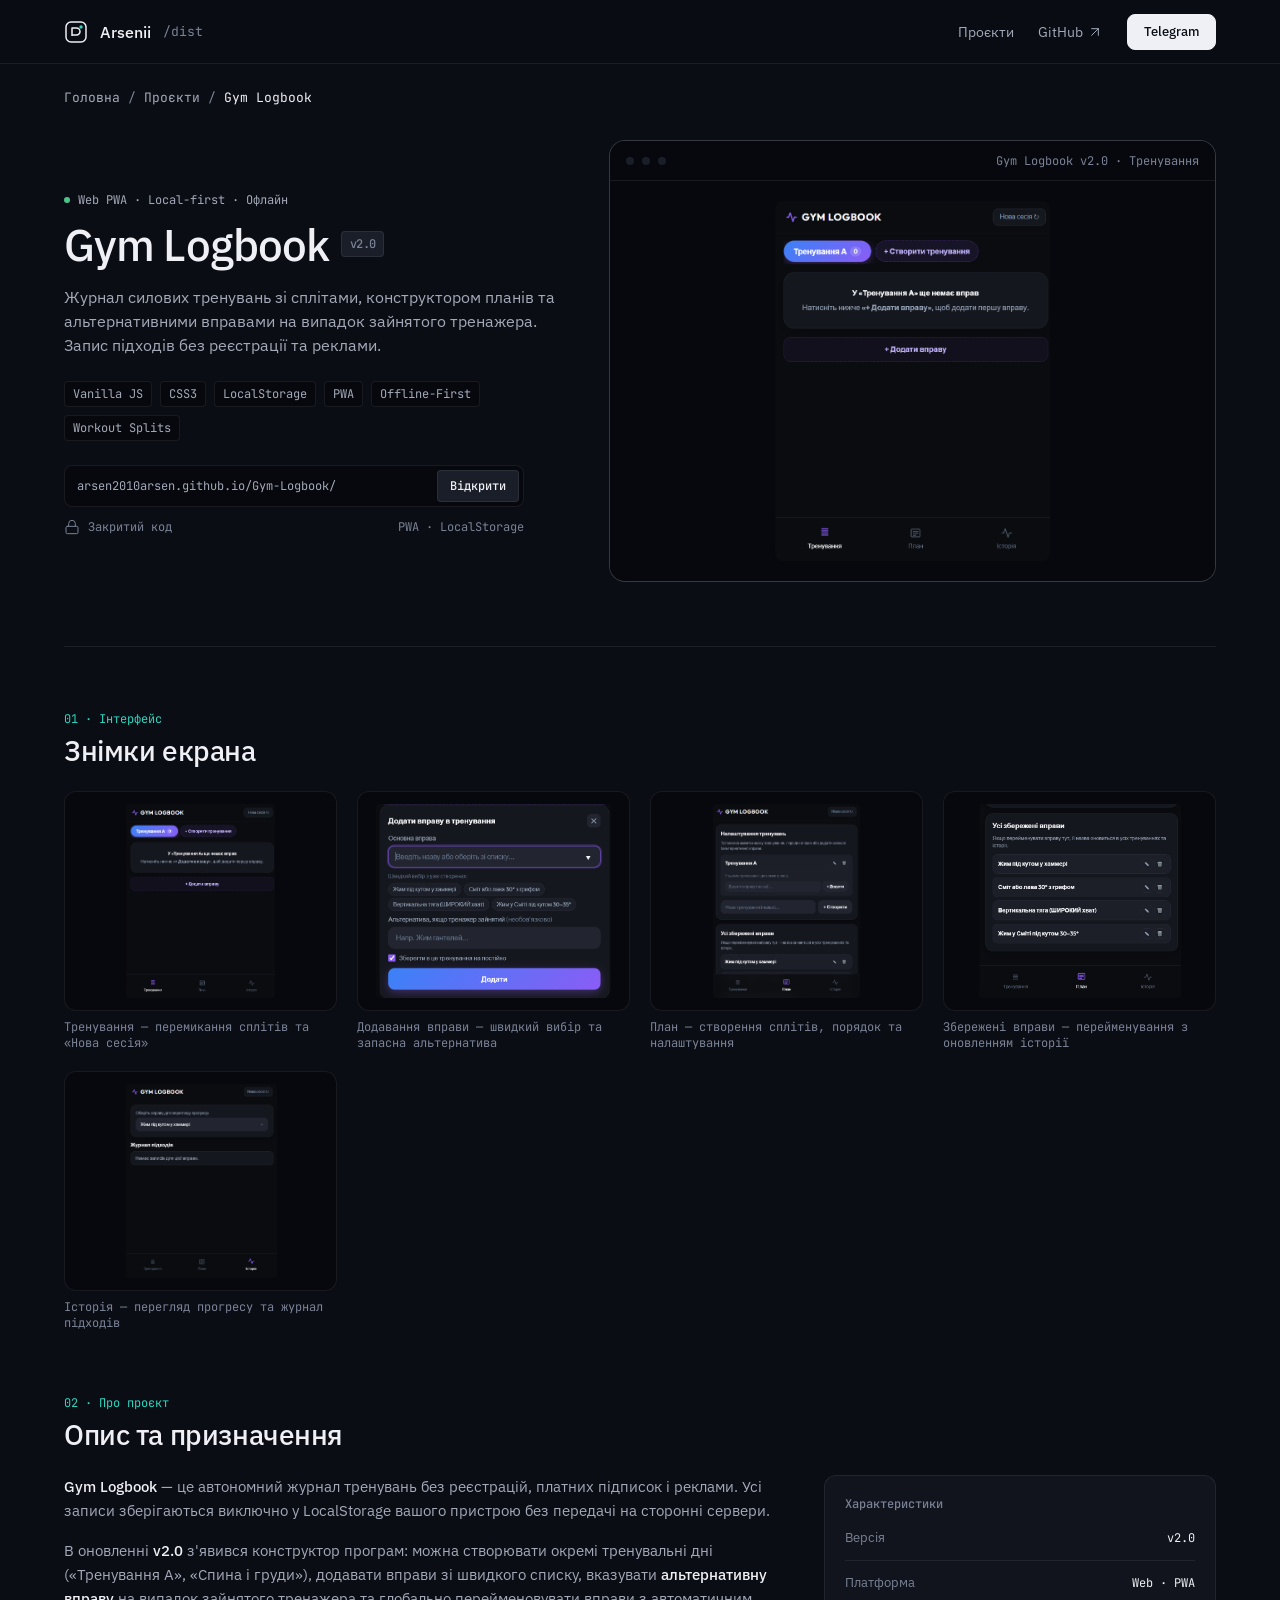
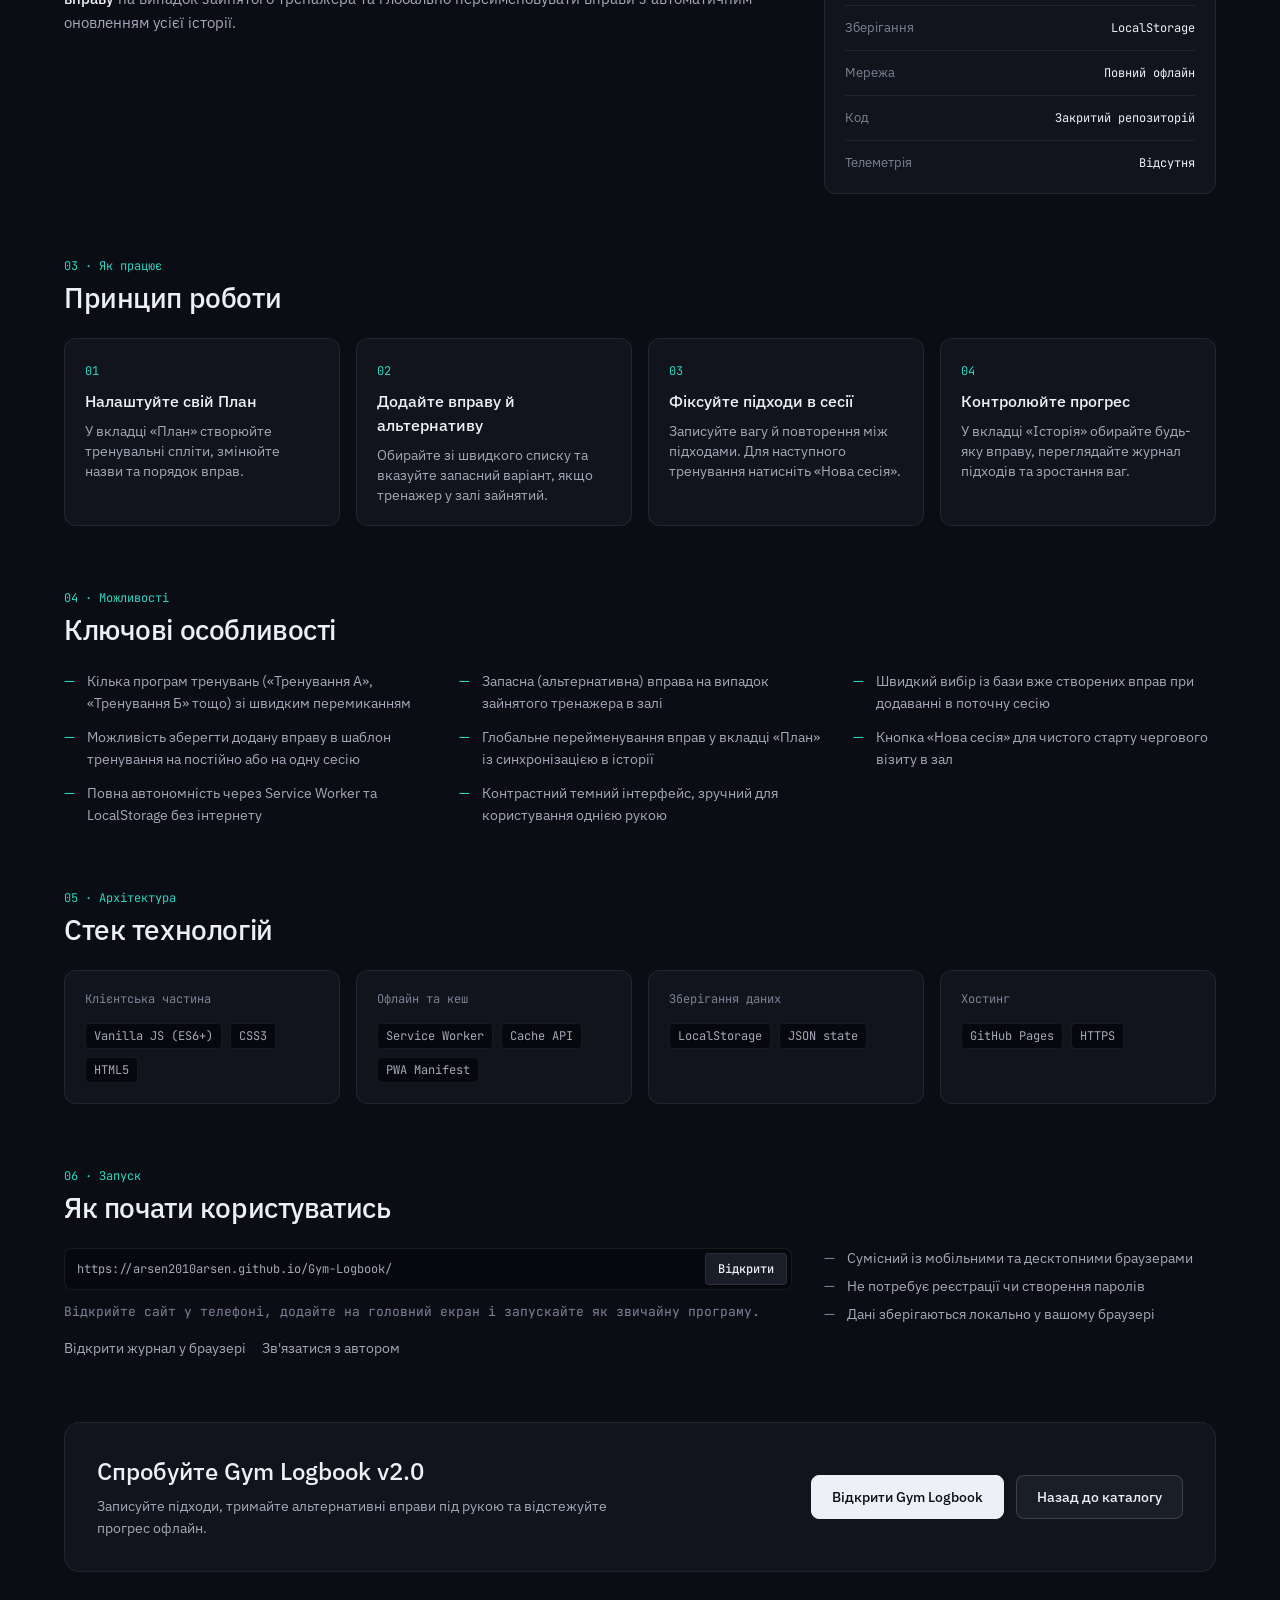
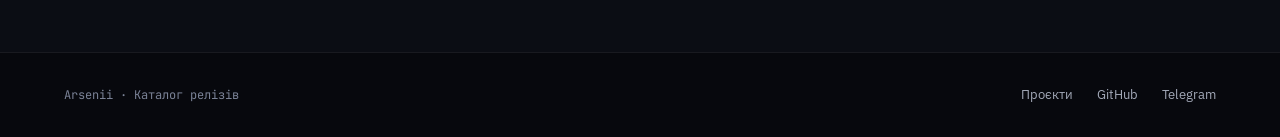
<file: p/gym-logbook/index.html>
<!DOCTYPE html>
<html lang="uk">
<head>
  <meta charset="UTF-8">
  <meta name="viewport" content="width=device-width, initial-scale=1.0">
  <meta name="color-scheme" content="dark">
  <title>Gym Logbook v2.0 — Офлайн-журнал силових тренувань · Arsenii</title>
  <meta name="description" content="Gym Logbook v2.0 — офлайн-журнал тренувань у форматі PWA: тренувальні спліти, альтернативні вправи для зайнятих тренажерів та збереження в LocalStorage.">
  <meta name="theme-color" content="#0b0d14">

  <link rel="preconnect" href="https://fonts.googleapis.com">
  <link rel="preconnect" href="https://fonts.gstatic.com" crossorigin>
  <link href="https://fonts.googleapis.com/css2?family=IBM+Plex+Sans:wght@400;500;600&family=JetBrains+Mono:wght@400;500&display=swap" rel="stylesheet">
  <link rel="stylesheet" href="../../styles.css">
  <link rel="icon" type="image/svg+xml" href="../../favicon.svg">
</head>
<body>

  <!-- HEADER -->
  <header class="site-header">
    <div class="container header-inner">
      <a href="../../" class="brand">
        <svg class="brand-mark" viewBox="0 0 24 24" fill="none" aria-hidden="true">
          <rect x="2" y="2" width="20" height="20" rx="5" stroke="#eef0f5" stroke-width="1.5"/>
          <path d="M8 16V8h4.5a3.5 3.5 0 0 1 0 7H8" stroke="#eef0f5" stroke-width="1.5" stroke-linejoin="round"/>
          <circle cx="17" cy="7" r="1.75" fill="#2dd4bf"/>
        </svg>
        <span>Arsenii</span>
        <span class="brand-sub">/dist</span>
      </a>
      <nav class="nav-links" aria-label="Головна навігація">
        <a href="../../#projects" class="nav-link nav-hide-mobile">Проєкти</a>
        <a href="https://github.com/arsen2010arsen" target="_blank" rel="noopener" class="nav-link">
          GitHub
          <svg class="ico" viewBox="0 0 24 24" aria-hidden="true"><path d="M7 17 17 7"/><path d="M7 7h10v10"/></svg>
        </a>
        <a href="https://t.me/riccardomorphine" target="_blank" rel="noopener" class="btn btn-sm btn-primary">Telegram</a>
      </nav>
    </div>
  </header>

  <main>
    <div class="container">

      <nav class="crumbs" aria-label="Навігаційний ланцюжок">
        <a href="../../">Головна</a>
        <span aria-hidden="true">/</span>
        <a href="../../#projects">Проєкти</a>
        <span aria-hidden="true">/</span>
        <span class="crumbs-cur">Gym Logbook</span>
      </nav>

      <!-- PROD HERO -->
      <section class="prod-hero">
        <div class="prod-hero-copy">
          <p class="prod-kicker"><span class="status-dot"></span> Web PWA · Local-first · Офлайн</p>
          <h1>Gym Logbook <span class="ver">v2.0</span></h1>
          <p class="prod-sub">
            Журнал силових тренувань зі сплітами, конструктором планів та альтернативними вправами на випадок зайнятого тренажера. Запис підходів без реєстрації та реклами.
          </p>
          <div class="tags">
            <span>Vanilla JS</span><span>CSS3</span><span>LocalStorage</span><span>PWA</span><span>Offline-First</span><span>Workout Splits</span>
          </div>
          <div class="card-actions">
            <div class="cmd">
              <code>arsen2010arsen.github.io/Gym-Logbook/</code>
              <a class="cmd-btn" href="https://arsen2010arsen.github.io/Gym-Logbook/" target="_blank" rel="noopener">Відкрити</a>
            </div>
            <div class="links">
              <span class="repo-meta">
                <svg class="ico" viewBox="0 0 24 24" aria-hidden="true"><rect width="18" height="11" x="3" y="11" rx="2" ry="2"/><path d="M7 11V7a5 5 0 0 1 10 0v4"/></svg>
                Закритий код
              </span>
              <span class="repo-meta">PWA · LocalStorage</span>
            </div>
          </div>
        </div>

        <div class="prod-hero-shot">
          <div class="frame">
            <div class="frame-bar">
              <div class="frame-dots" aria-hidden="true"><i></i><i></i><i></i></div>
              <span class="frame-caption">Gym Logbook v2.0 · Тренування</span>
            </div>
            <button class="prod-shot-btn" type="button" data-shot="../../shots/gym-logbook.png" aria-label="Збільшити екран тренування Gym Logbook">
              <img src="../../shots/gym-logbook.png" alt="Gym Logbook — вкладка тренування зі сплітами та кнопкою Нова сесія" decoding="async">
            </button>
          </div>
        </div>
      </section>

      <!-- 01 / ГАЛЕРЕЯ -->
      <section class="prod-sec" id="gallery">
        <div class="prod-sec-head">
          <p class="section-kicker num">01 · Інтерфейс</p>
          <h2>Знімки екрана</h2>
        </div>
        <div class="gallery">
          <figure>
            <button type="button" data-shot="../../shots/gym-logbook.png" aria-label="Екран запису тренування">
              <img src="../../shots/gym-logbook.png" alt="Gym Logbook — Тренування А та створення програм" loading="lazy" decoding="async">
            </button>
            <figcaption>Тренування — перемикання сплітів та «Нова сесія»</figcaption>
          </figure>
          <figure>
            <button type="button" data-shot="../../shots/gym-logbook-add.png" aria-label="Додавання вправи та альтернативи">
              <img src="../../shots/gym-logbook-add.png" alt="Gym Logbook — вікно додавання вправи з альтернативою" loading="lazy" decoding="async">
            </button>
            <figcaption>Додавання вправи — швидкий вибір та запасна альтернатива</figcaption>
          </figure>
          <figure>
            <button type="button" data-shot="../../shots/gym-logbook-plan.png" aria-label="Вкладка План та налаштування тренувань">
              <img src="../../shots/gym-logbook-plan.png" alt="Gym Logbook — вкладка План" loading="lazy" decoding="async">
            </button>
            <figcaption>План — створення сплітів, порядок та налаштування</figcaption>
          </figure>
          <figure>
            <button type="button" data-shot="../../shots/gym-logbook-exercises.png" aria-label="Усі збережені вправи">
              <img src="../../shots/gym-logbook-exercises.png" alt="Gym Logbook — список збережених вправ" loading="lazy" decoding="async">
            </button>
            <figcaption>Збережені вправи — перейменування з оновленням історії</figcaption>
          </figure>
          <figure>
            <button type="button" data-shot="../../shots/gym-logbook-history.png" aria-label="Журнал історії">
              <img src="../../shots/gym-logbook-history.png" alt="Gym Logbook — журнал історії та прогресу" loading="lazy" decoding="async">
            </button>
            <figcaption>Історія — перегляд прогресу та журнал підходів</figcaption>
          </figure>
        </div>
      </section>

      <!-- 02 / ПРО ПРОЄКТ -->
      <section class="prod-sec" id="about">
        <div class="prod-sec-head">
          <p class="section-kicker num">02 · Про проєкт</p>
          <h2>Опис та призначення</h2>
        </div>
        <div class="prod-cols">
          <div class="prod-prose">
            <p>
              <strong>Gym Logbook</strong> — це автономний журнал тренувань без реєстрацій, платних підписок і реклами. Усі записи зберігаються виключно у LocalStorage вашого пристрою без передачі на сторонні сервери.
            </p>
            <p>
              В оновленні <strong>v2.0</strong> з'явився конструктор програм: можна створювати окремі тренувальні дні («Тренування А», «Спина і груди»), додавати вправи зі швидкого списку, вказувати <strong>альтернативну вправу</strong> на випадок зайнятого тренажера та глобально перейменовувати вправи з автоматичним оновленням усієї історії.
            </p>
          </div>
          <aside class="prod-facts">
            <h3>Характеристики</h3>
            <ul class="facts">
              <li><b>Версія</b><span class="num">v2.0</span></li>
              <li><b>Платформа</b><span>Web · PWA</span></li>
              <li><b>Зберігання</b><span>LocalStorage</span></li>
              <li><b>Мережа</b><span>Повний офлайн</span></li>
              <li><b>Код</b><span>Закритий репозиторій</span></li>
              <li><b>Телеметрія</b><span>Відсутня</span></li>
            </ul>
          </aside>
        </div>
      </section>

      <!-- 03 / ЯК ПРАЦЮЄ -->
      <section class="prod-sec" id="how">
        <div class="prod-sec-head">
          <p class="section-kicker num">03 · Як працює</p>
          <h2>Принцип роботи</h2>
        </div>
        <div class="how-grid">
          <div class="how-step">
            <span class="how-num">01</span>
            <h3>Налаштуйте свій План</h3>
            <p>У вкладці «План» створюйте тренувальні спліти, змінюйте назви та порядок вправ.</p>
          </div>
          <div class="how-step">
            <span class="how-num">02</span>
            <h3>Додайте вправу й альтернативу</h3>
            <p>Обирайте зі швидкого списку та вказуйте запасний варіант, якщо тренажер у залі зайнятий.</p>
          </div>
          <div class="how-step">
            <span class="how-num">03</span>
            <h3>Фіксуйте підходи в сесії</h3>
            <p>Записуйте вагу й повторення між підходами. Для наступного тренування натисніть «Нова сесія».</p>
          </div>
          <div class="how-step">
            <span class="how-num">04</span>
            <h3>Контролюйте прогрес</h3>
            <p>У вкладці «Історія» обирайте будь-яку вправу, переглядайте журнал підходів та зростання ваг.</p>
          </div>
        </div>
      </section>

      <!-- 04 / МОЖЛИВОСТІ -->
      <section class="prod-sec" id="features">
        <div class="prod-sec-head">
          <p class="section-kicker num">04 · Можливості</p>
          <h2>Ключові особливості</h2>
        </div>
        <ul class="feat-list">
          <li>Кілька програм тренувань («Тренування А», «Тренування Б» тощо) зі швидким перемиканням</li>
          <li>Запасна (альтернативна) вправа на випадок зайнятого тренажера в залі</li>
          <li>Швидкий вибір із бази вже створених вправ при додаванні в поточну сесію</li>
          <li>Можливість зберегти додану вправу в шаблон тренування на постійно або на одну сесію</li>
          <li>Глобальне перейменування вправ у вкладці «План» із синхронізацією в історії</li>
          <li>Кнопка «Нова сесія» для чистого старту чергового візиту в зал</li>
          <li>Повна автономність через Service Worker та LocalStorage без інтернету</li>
          <li>Контрастний темний інтерфейс, зручний для користування однією рукою</li>
        </ul>
      </section>

      <!-- 05 / ТЕХНОЛОГІЧНИЙ СТЕК -->
      <section class="prod-sec" id="stack">
        <div class="prod-sec-head">
          <p class="section-kicker num">05 · Архітектура</p>
          <h2>Стек технологій</h2>
        </div>
        <div class="stack-grid">
          <div class="stack-card">
            <span class="stack-g">Клієнтська частина</span>
            <div class="tags"><span>Vanilla JS (ES6+)</span><span>CSS3</span><span>HTML5</span></div>
          </div>
          <div class="stack-card">
            <span class="stack-g">Офлайн та кеш</span>
            <div class="tags"><span>Service Worker</span><span>Cache API</span><span>PWA Manifest</span></div>
          </div>
          <div class="stack-card">
            <span class="stack-g">Зберігання даних</span>
            <div class="tags"><span>LocalStorage</span><span>JSON state</span></div>
          </div>
          <div class="stack-card">
            <span class="stack-g">Хостинг</span>
            <div class="tags"><span>GitHub Pages</span><span>HTTPS</span></div>
          </div>
        </div>
      </section>

      <!-- 06 / ВСТАНОВЛЕННЯ ТА ЗАПУСК -->
      <section class="prod-sec" id="install">
        <div class="prod-sec-head">
          <p class="section-kicker num">06 · Запуск</p>
          <h2>Як почати користуватись</h2>
        </div>
        <div class="prod-cols">
          <div>
            <div class="card-actions" style="border-top: 0; padding-top: 0; margin-top: 0;">
              <div class="cmd">
                <code>https://arsen2010arsen.github.io/Gym-Logbook/</code>
                <a class="cmd-btn" href="https://arsen2010arsen.github.io/Gym-Logbook/" target="_blank" rel="noopener">Відкрити</a>
              </div>
            </div>
            <p class="prod-note">Відкрийте сайт у телефоні, додайте на головний екран і запускайте як звичайну програму.</p>
            <p class="prod-links">
              <a href="https://arsen2010arsen.github.io/Gym-Logbook/" target="_blank" rel="noopener">Відкрити журнал у браузері</a>
              <a href="https://t.me/riccardomorphine" target="_blank" rel="noopener">Зв'язатися з автором</a>
            </p>
          </div>
          <ul class="reqs">
            <li>Сумісний із мобільними та десктопними браузерами</li>
            <li>Не потребує реєстрації чи створення паролів</li>
            <li>Дані зберігаються локально у вашому браузері</li>
          </ul>
        </div>
      </section>

      <!-- CTA -->
      <section class="prod-cta">
        <div class="prod-cta-box">
          <div>
            <h2>Спробуйте Gym Logbook v2.0</h2>
            <p>Записуйте підходи, тримайте альтернативні вправи під рукою та відстежуйте прогрес офлайн.</p>
          </div>
          <div class="prod-cta-btns">
            <a class="btn btn-primary" href="https://arsen2010arsen.github.io/Gym-Logbook/" target="_blank" rel="noopener">Відкрити Gym Logbook</a>
            <a class="btn" href="../../#projects">Назад до каталогу</a>
          </div>
        </div>
      </section>

    </div>
  </main>

  <!-- FOOTER -->
  <footer class="site-footer">
    <div class="container footer-inner">
      <p class="footer-note">Arsenii · Каталог релізів</p>
      <div class="footer-links">
        <a href="../../#projects">Проєкти</a>
        <a href="https://github.com/arsen2010arsen" target="_blank" rel="noopener">GitHub</a>
        <a href="https://t.me/riccardomorphine" target="_blank" rel="noopener">Telegram</a>
      </div>
    </div>
  </footer>

  <!-- SCREENSHOT PREVIEW MODAL -->
  <dialog class="modal" id="shotModal" aria-label="Перегляд знімка">
    <div class="modal-card">
      <button class="modal-close" id="closeShotModal" type="button" aria-label="Закрити">
        <svg class="ico" viewBox="0 0 24 24" aria-hidden="true"><path d="M18 6 6 18"/><path d="m6 6 12 12"/></svg>
      </button>
      <img id="shotImg" alt="">
    </div>
  </dialog>

  <script src="../../script.js" defer></script>
</body>
</html>
</file>
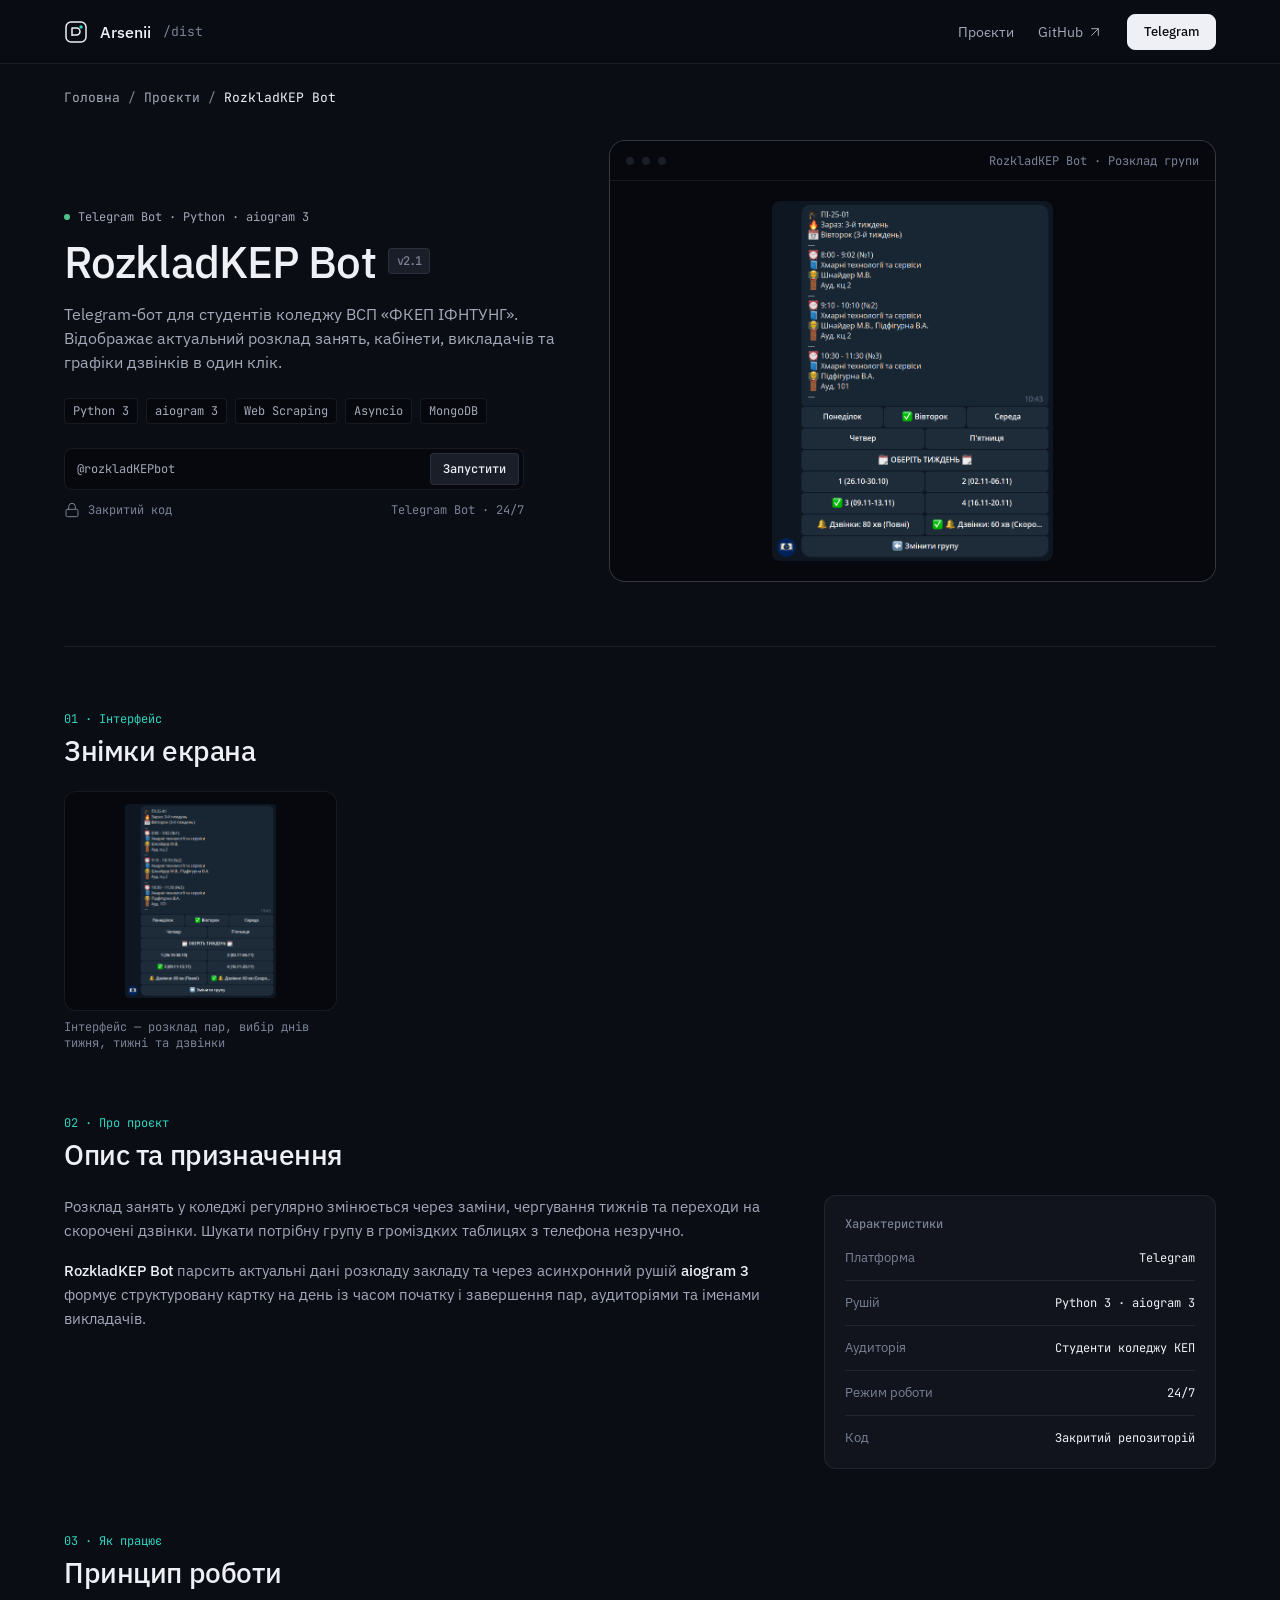
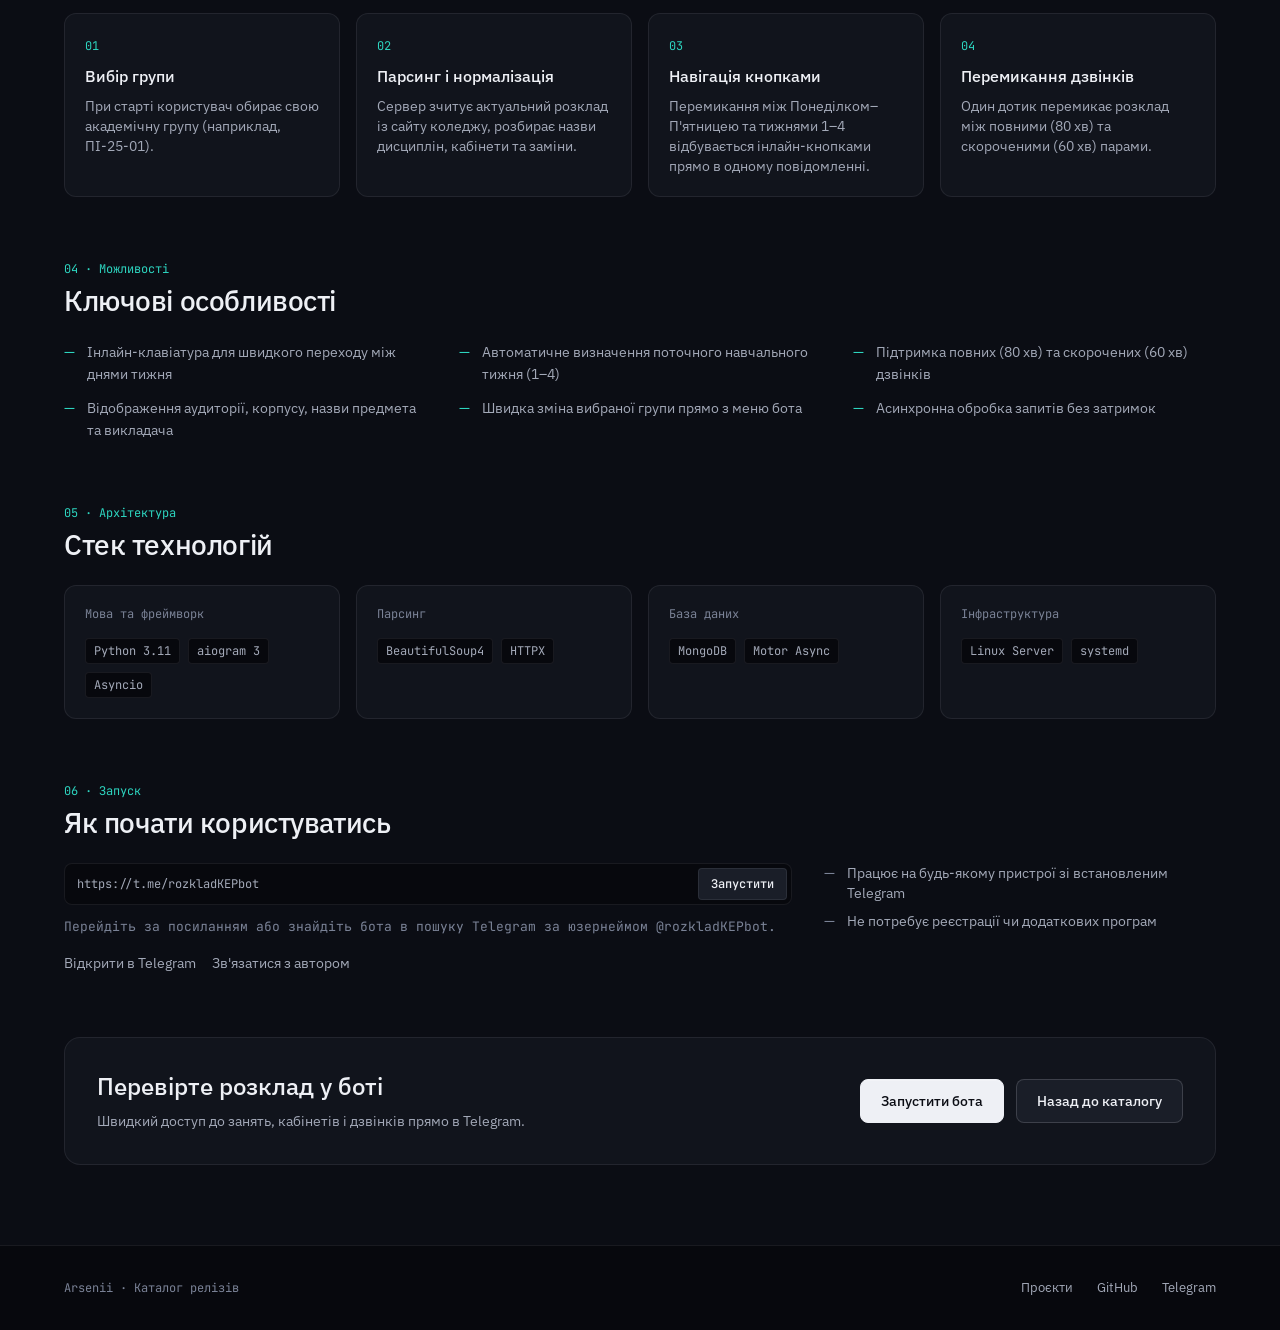
<file: p/rozkladkep/index.html>
<!DOCTYPE html>
<html lang="uk">
<head>
  <meta charset="UTF-8">
  <meta name="viewport" content="width=device-width, initial-scale=1.0">
  <meta name="color-scheme" content="dark">
  <title>RozkladKEP Bot — Telegram-бот розкладу занять для студентів КЕП · Arsenii</title>
  <meta name="description" content="RozkladKEP Bot — Telegram-бот розкладу пар, дзвінків та тижнів для студентів ВСП «ФКЕП ІФНТУНГ».">
  <meta name="theme-color" content="#0b0d14">

  <link rel="preconnect" href="https://fonts.googleapis.com">
  <link rel="preconnect" href="https://fonts.gstatic.com" crossorigin>
  <link href="https://fonts.googleapis.com/css2?family=IBM+Plex+Sans:wght@400;500;600&family=JetBrains+Mono:wght@400;500&display=swap" rel="stylesheet">
  <link rel="stylesheet" href="../../styles.css">
  <link rel="icon" type="image/svg+xml" href="../../favicon.svg">
</head>
<body>

  <!-- HEADER -->
  <header class="site-header">
    <div class="container header-inner">
      <a href="../../" class="brand">
        <svg class="brand-mark" viewBox="0 0 24 24" fill="none" aria-hidden="true">
          <rect x="2" y="2" width="20" height="20" rx="5" stroke="#eef0f5" stroke-width="1.5"/>
          <path d="M8 16V8h4.5a3.5 3.5 0 0 1 0 7H8" stroke="#eef0f5" stroke-width="1.5" stroke-linejoin="round"/>
          <circle cx="17" cy="7" r="1.75" fill="#2dd4bf"/>
        </svg>
        <span>Arsenii</span>
        <span class="brand-sub">/dist</span>
      </a>
      <nav class="nav-links" aria-label="Головна навігація">
        <a href="../../#projects" class="nav-link nav-hide-mobile">Проєкти</a>
        <a href="https://github.com/arsen2010arsen" target="_blank" rel="noopener" class="nav-link">
          GitHub
          <svg class="ico" viewBox="0 0 24 24" aria-hidden="true"><path d="M7 17 17 7"/><path d="M7 7h10v10"/></svg>
        </a>
        <a href="https://t.me/riccardomorphine" target="_blank" rel="noopener" class="btn btn-sm btn-primary">Telegram</a>
      </nav>
    </div>
  </header>

  <main>
    <div class="container">

      <nav class="crumbs" aria-label="Навігаційний ланцюжок">
        <a href="../../">Головна</a>
        <span aria-hidden="true">/</span>
        <a href="../../#projects">Проєкти</a>
        <span aria-hidden="true">/</span>
        <span class="crumbs-cur">RozkladKEP Bot</span>
      </nav>

      <!-- PROD HERO -->
      <section class="prod-hero">
        <div class="prod-hero-copy">
          <p class="prod-kicker"><span class="status-dot"></span> Telegram Bot · Python · aiogram 3</p>
          <h1>RozkladKEP Bot <span class="ver">v2.1</span></h1>
          <p class="prod-sub">
            Telegram-бот для студентів коледжу ВСП «ФКЕП ІФНТУНГ». Відображає актуальний розклад занять, кабінети, викладачів та графіки дзвінків в один клік.
          </p>
          <div class="tags">
            <span>Python 3</span><span>aiogram 3</span><span>Web Scraping</span><span>Asyncio</span><span>MongoDB</span>
          </div>
          <div class="card-actions">
            <div class="cmd">
              <code>@rozkladKEPbot</code>
              <a class="cmd-btn" href="https://t.me/rozkladKEPbot" target="_blank" rel="noopener">Запустити</a>
            </div>
            <div class="links">
              <span class="repo-meta">
                <svg class="ico" viewBox="0 0 24 24" aria-hidden="true"><rect width="18" height="11" x="3" y="11" rx="2" ry="2"/><path d="M7 11V7a5 5 0 0 1 10 0v4"/></svg>
                Закритий код
              </span>
              <span class="repo-meta">Telegram Bot · 24/7</span>
            </div>
          </div>
        </div>

        <div class="prod-hero-shot">
          <div class="frame">
            <div class="frame-bar">
              <div class="frame-dots" aria-hidden="true"><i></i><i></i><i></i></div>
              <span class="frame-caption">RozkladKEP Bot · Розклад групи</span>
            </div>
            <button class="prod-shot-btn" type="button" data-shot="../../shots/rozkladkep.png" aria-label="Збільшити скріншот RozkladKEP Bot">
              <img src="../../shots/rozkladkep.png" alt="RozkladKEP Bot — інтерфейс у Telegram" decoding="async">
            </button>
          </div>
        </div>
      </section>

      <!-- 01 / ГАЛЕРЕЯ -->
      <section class="prod-sec" id="gallery">
        <div class="prod-sec-head">
          <p class="section-kicker num">01 · Інтерфейс</p>
          <h2>Знімки екрана</h2>
        </div>
        <div class="gallery">
          <figure>
            <button type="button" data-shot="../../shots/rozkladkep.png" aria-label="Повідомлення розкладу та клавіатура">
              <img src="../../shots/rozkladkep.png" alt="RozkladKEP Bot — вибір днів та дзвінків" loading="lazy" decoding="async">
            </button>
            <figcaption>Інтерфейс — розклад пар, вибір днів тижня, тижні та дзвінки</figcaption>
          </figure>
        </div>
      </section>

      <!-- 02 / ПРО ПРОЄКТ -->
      <section class="prod-sec" id="about">
        <div class="prod-sec-head">
          <p class="section-kicker num">02 · Про проєкт</p>
          <h2>Опис та призначення</h2>
        </div>
        <div class="prod-cols">
          <div class="prod-prose">
            <p>
              Розклад занять у коледжі регулярно змінюється через заміни, чергування тижнів та переходи на скорочені дзвінки. Шукати потрібну групу в громіздких таблицях з телефона незручно.
            </p>
            <p>
              <strong>RozkladKEP Bot</strong> парсить актуальні дані розкладу закладу та через асинхронний рушій <strong>aiogram 3</strong> формує структуровану картку на день із часом початку і завершення пар, аудиторіями та іменами викладачів.
            </p>
          </div>
          <aside class="prod-facts">
            <h3>Характеристики</h3>
            <ul class="facts">
              <li><b>Платформа</b><span>Telegram</span></li>
              <li><b>Рушій</b><span>Python 3 · aiogram 3</span></li>
              <li><b>Аудиторія</b><span>Студенти коледжу КЕП</span></li>
              <li><b>Режим роботи</b><span class="num">24/7</span></li>
              <li><b>Код</b><span>Закритий репозиторій</span></li>
            </ul>
          </aside>
        </div>
      </section>

      <!-- 03 / ЯК ПРАЦЮЄ -->
      <section class="prod-sec" id="how">
        <div class="prod-sec-head">
          <p class="section-kicker num">03 · Як працює</p>
          <h2>Принцип роботи</h2>
        </div>
        <div class="how-grid">
          <div class="how-step">
            <span class="how-num">01</span>
            <h3>Вибір групи</h3>
            <p>При старті користувач обирає свою академічну групу (наприклад, ПІ-25-01).</p>
          </div>
          <div class="how-step">
            <span class="how-num">02</span>
            <h3>Парсинг і нормалізація</h3>
            <p>Сервер зчитує актуальний розклад із сайту коледжу, розбирає назви дисциплін, кабінети та заміни.</p>
          </div>
          <div class="how-step">
            <span class="how-num">03</span>
            <h3>Навігація кнопками</h3>
            <p>Перемикання між Понеділком–П'ятницею та тижнями 1–4 відбувається інлайн-кнопками прямо в одному повідомленні.</p>
          </div>
          <div class="how-step">
            <span class="how-num">04</span>
            <h3>Перемикання дзвінків</h3>
            <p>Один дотик перемикає розклад між повними (80 хв) та скороченими (60 хв) парами.</p>
          </div>
        </div>
      </section>

      <!-- 04 / МОЖЛИВОСТІ -->
      <section class="prod-sec" id="features">
        <div class="prod-sec-head">
          <p class="section-kicker num">04 · Можливості</p>
          <h2>Ключові особливості</h2>
        </div>
        <ul class="feat-list">
          <li>Інлайн-клавіатура для швидкого переходу між днями тижня</li>
          <li>Автоматичне визначення поточного навчального тижня (1–4)</li>
          <li>Підтримка повних (80 хв) та скорочених (60 хв) дзвінків</li>
          <li>Відображення аудиторії, корпусу, назви предмета та викладача</li>
          <li>Швидка зміна вибраної групи прямо з меню бота</li>
          <li>Асинхронна обробка запитів без затримок</li>
        </ul>
      </section>

      <!-- 05 / ТЕХНОЛОГІЧНИЙ СТЕК -->
      <section class="prod-sec" id="stack">
        <div class="prod-sec-head">
          <p class="section-kicker num">05 · Архітектура</p>
          <h2>Стек технологій</h2>
        </div>
        <div class="stack-grid">
          <div class="stack-card">
            <span class="stack-g">Мова та фреймворк</span>
            <div class="tags"><span>Python 3.11</span><span>aiogram 3</span><span>Asyncio</span></div>
          </div>
          <div class="stack-card">
            <span class="stack-g">Парсинг</span>
            <div class="tags"><span>BeautifulSoup4</span><span>HTTPX</span></div>
          </div>
          <div class="stack-card">
            <span class="stack-g">База даних</span>
            <div class="tags"><span>MongoDB</span><span>Motor Async</span></div>
          </div>
          <div class="stack-card">
            <span class="stack-g">Інфраструктура</span>
            <div class="tags"><span>Linux Server</span><span>systemd</span></div>
          </div>
        </div>
      </section>

      <!-- 06 / ВСТАНОВЛЕННЯ ТА ЗАПУСК -->
      <section class="prod-sec" id="install">
        <div class="prod-sec-head">
          <p class="section-kicker num">06 · Запуск</p>
          <h2>Як почати користуватись</h2>
        </div>
        <div class="prod-cols">
          <div>
            <div class="card-actions" style="border-top: 0; padding-top: 0; margin-top: 0;">
              <div class="cmd">
                <code>https://t.me/rozkladKEPbot</code>
                <a class="cmd-btn" href="https://t.me/rozkladKEPbot" target="_blank" rel="noopener">Запустити</a>
              </div>
            </div>
            <p class="prod-note">Перейдіть за посиланням або знайдіть бота в пошуку Telegram за юзернеймом @rozkladKEPbot.</p>
            <p class="prod-links">
              <a href="https://t.me/rozkladKEPbot" target="_blank" rel="noopener">Відкрити в Telegram</a>
              <a href="https://t.me/riccardomorphine" target="_blank" rel="noopener">Зв'язатися з автором</a>
            </p>
          </div>
          <ul class="reqs">
            <li>Працює на будь-якому пристрої зі встановленим Telegram</li>
            <li>Не потребує реєстрації чи додаткових програм</li>
          </ul>
        </div>
      </section>

      <!-- CTA -->
      <section class="prod-cta">
        <div class="prod-cta-box">
          <div>
            <h2>Перевірте розклад у боті</h2>
            <p>Швидкий доступ до занять, кабінетів і дзвінків прямо в Telegram.</p>
          </div>
          <div class="prod-cta-btns">
            <a class="btn btn-primary" href="https://t.me/rozkladKEPbot" target="_blank" rel="noopener">Запустити бота</a>
            <a class="btn" href="../../#projects">Назад до каталогу</a>
          </div>
        </div>
      </section>

    </div>
  </main>

  <!-- FOOTER -->
  <footer class="site-footer">
    <div class="container footer-inner">
      <p class="footer-note">Arsenii · Каталог релізів</p>
      <div class="footer-links">
        <a href="../../#projects">Проєкти</a>
        <a href="https://github.com/arsen2010arsen" target="_blank" rel="noopener">GitHub</a>
        <a href="https://t.me/riccardomorphine" target="_blank" rel="noopener">Telegram</a>
      </div>
    </div>
  </footer>

  <!-- SCREENSHOT PREVIEW MODAL -->
  <dialog class="modal" id="shotModal" aria-label="Перегляд знімка">
    <div class="modal-card">
      <button class="modal-close" id="closeShotModal" type="button" aria-label="Закрити">
        <svg class="ico" viewBox="0 0 24 24" aria-hidden="true"><path d="M18 6 6 18"/><path d="m6 6 12 12"/></svg>
      </button>
      <img id="shotImg" alt="">
    </div>
  </dialog>

  <script src="../../script.js" defer></script>
</body>
</html>
</file>
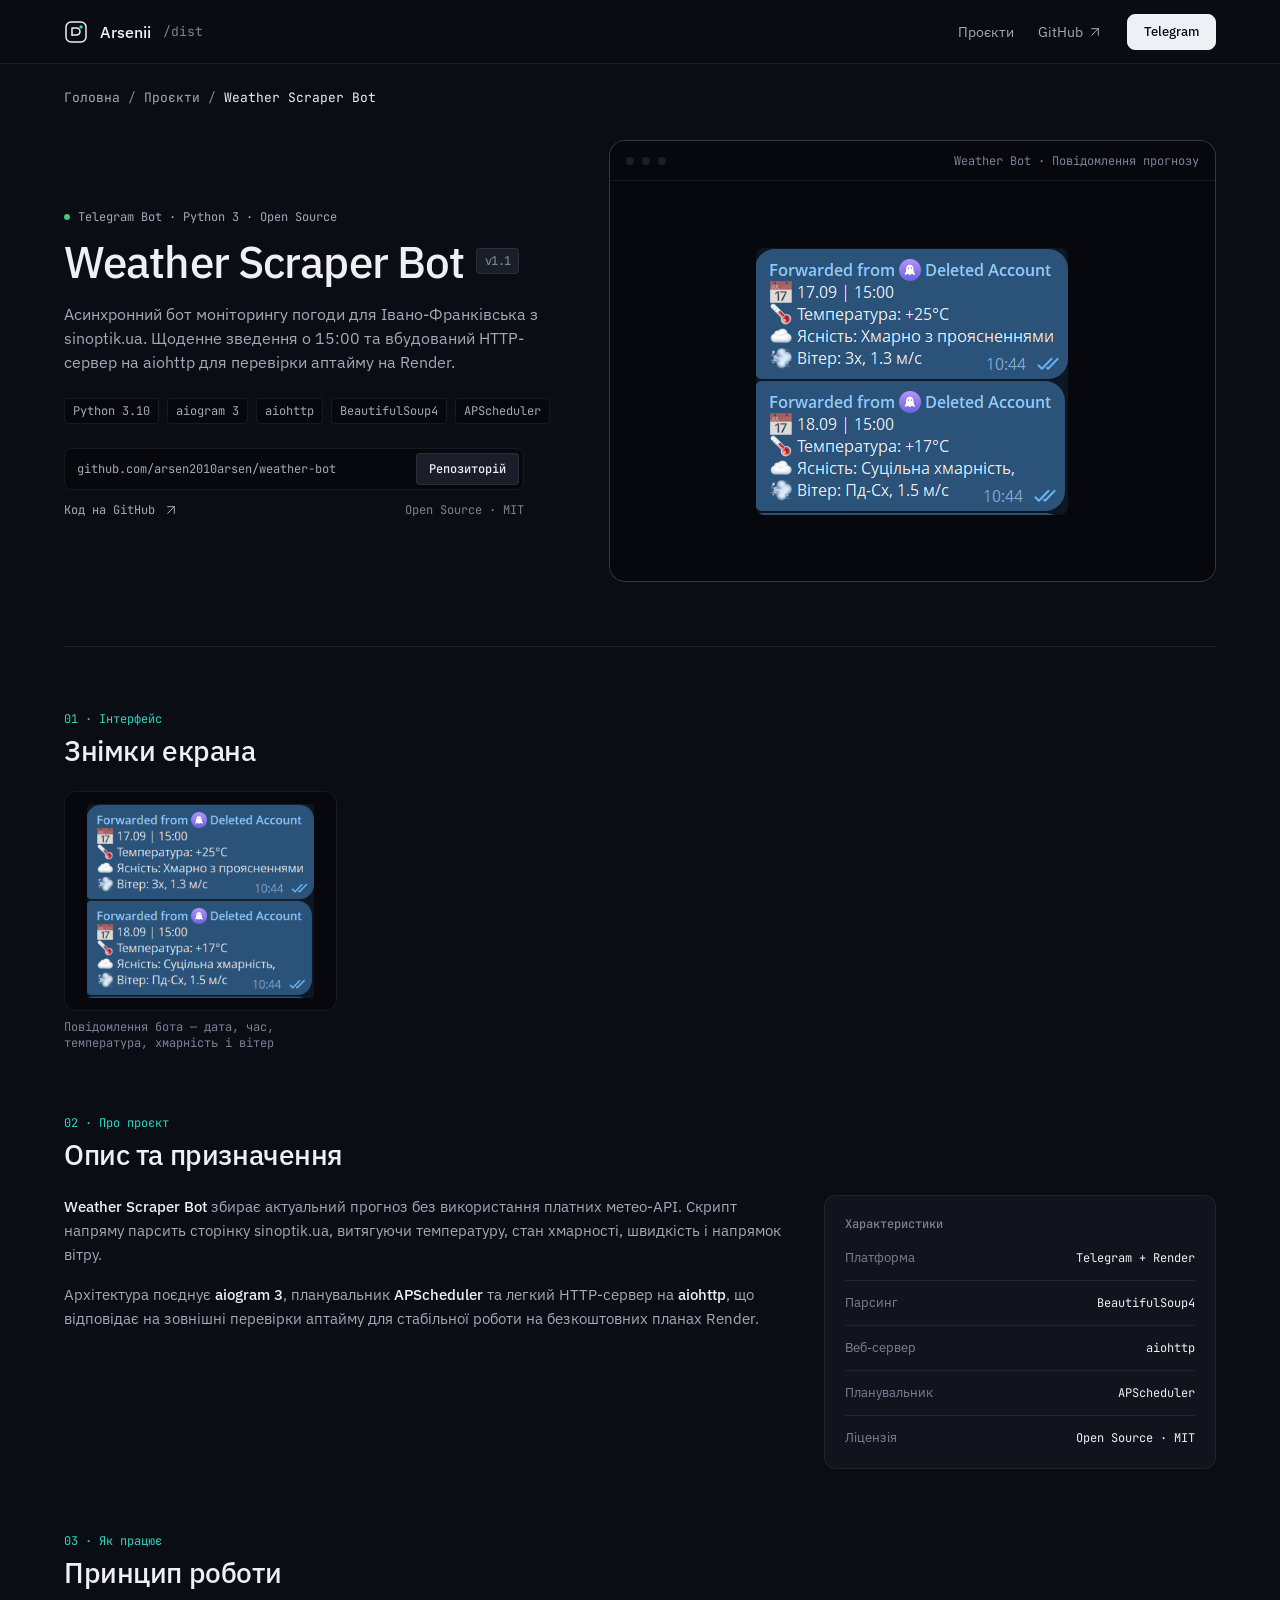
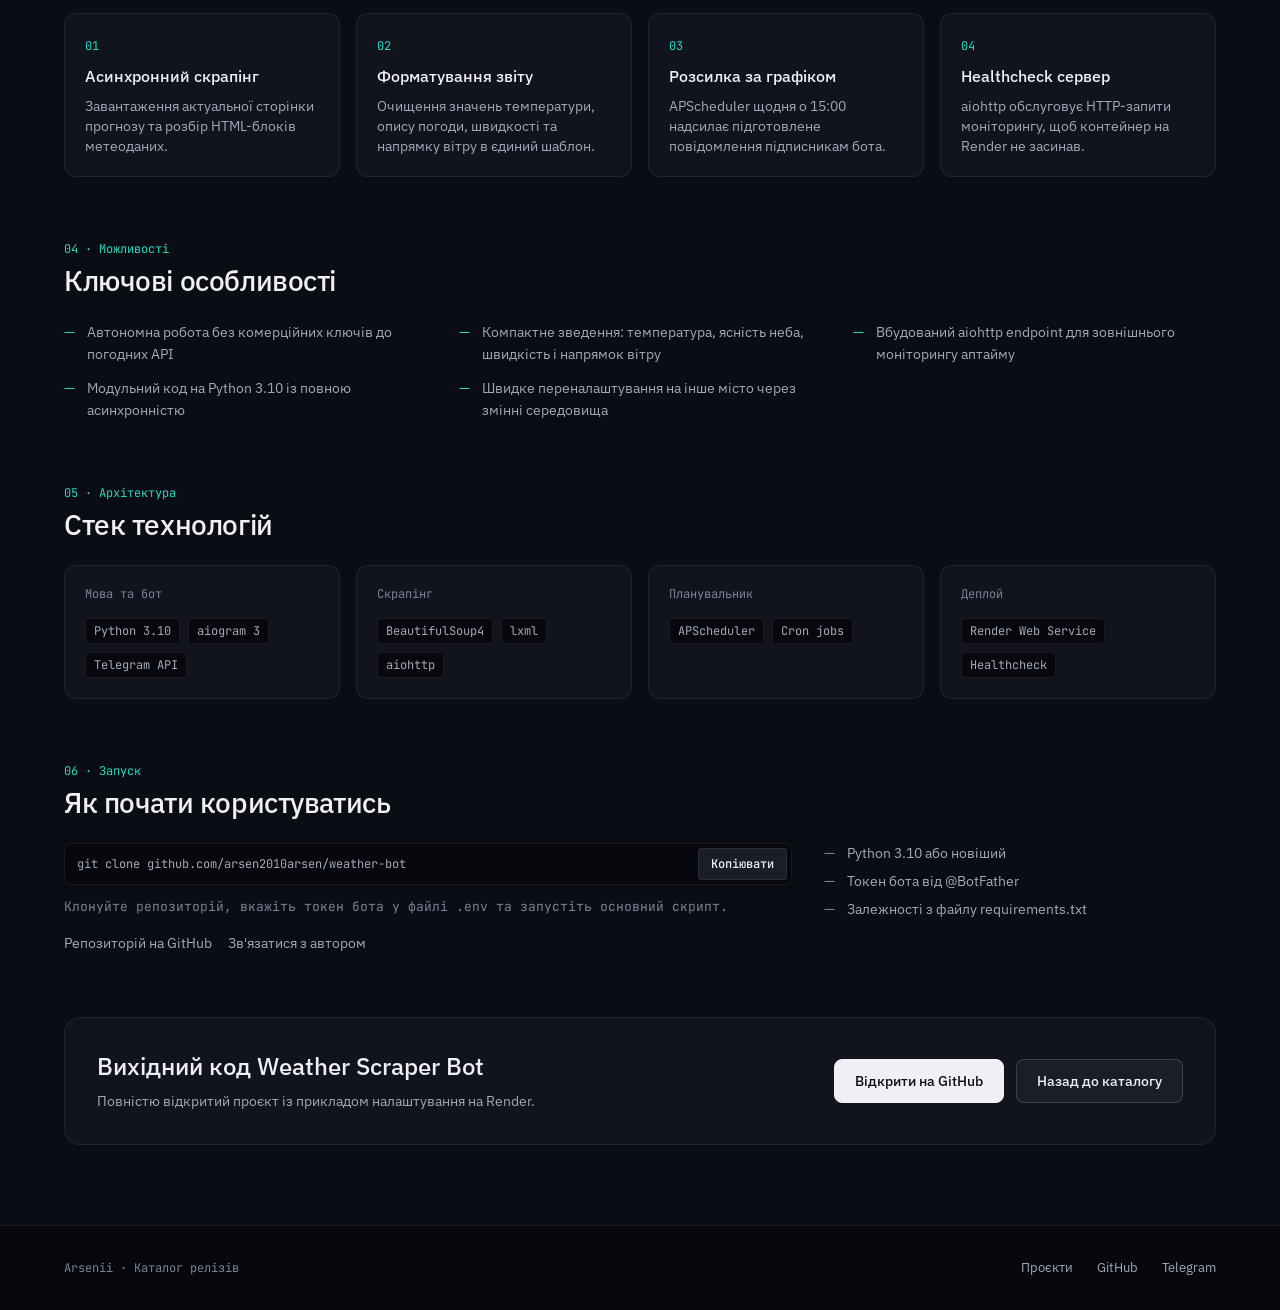
<file: p/weather-bot/index.html>
<!DOCTYPE html>
<html lang="uk">
<head>
  <meta charset="UTF-8">
  <meta name="viewport" content="width=device-width, initial-scale=1.0">
  <meta name="color-scheme" content="dark">
  <title>Weather Scraper Bot — Бот моніторингу погоди для Telegram · Arsenii</title>
  <meta name="description" content="Weather Scraper Bot — асинхронний Telegram-бот для парсингу та відправки погоди з sinoptik.ua. Вбудований aiohttp сервер для моніторингу аптайму.">
  <meta name="theme-color" content="#0b0d14">

  <link rel="preconnect" href="https://fonts.googleapis.com">
  <link rel="preconnect" href="https://fonts.gstatic.com" crossorigin>
  <link href="https://fonts.googleapis.com/css2?family=IBM+Plex+Sans:wght@400;500;600&family=JetBrains+Mono:wght@400;500&display=swap" rel="stylesheet">
  <link rel="stylesheet" href="../../styles.css">
  <link rel="icon" type="image/svg+xml" href="../../favicon.svg">
</head>
<body>

  <!-- HEADER -->
  <header class="site-header">
    <div class="container header-inner">
      <a href="../../" class="brand">
        <svg class="brand-mark" viewBox="0 0 24 24" fill="none" aria-hidden="true">
          <rect x="2" y="2" width="20" height="20" rx="5" stroke="#eef0f5" stroke-width="1.5"/>
          <path d="M8 16V8h4.5a3.5 3.5 0 0 1 0 7H8" stroke="#eef0f5" stroke-width="1.5" stroke-linejoin="round"/>
          <circle cx="17" cy="7" r="1.75" fill="#2dd4bf"/>
        </svg>
        <span>Arsenii</span>
        <span class="brand-sub">/dist</span>
      </a>
      <nav class="nav-links" aria-label="Головна навігація">
        <a href="../../#projects" class="nav-link nav-hide-mobile">Проєкти</a>
        <a href="https://github.com/arsen2010arsen" target="_blank" rel="noopener" class="nav-link">
          GitHub
          <svg class="ico" viewBox="0 0 24 24" aria-hidden="true"><path d="M7 17 17 7"/><path d="M7 7h10v10"/></svg>
        </a>
        <a href="https://t.me/riccardomorphine" target="_blank" rel="noopener" class="btn btn-sm btn-primary">Telegram</a>
      </nav>
    </div>
  </header>

  <main>
    <div class="container">

      <nav class="crumbs" aria-label="Навігаційний ланцюжок">
        <a href="../../">Головна</a>
        <span aria-hidden="true">/</span>
        <a href="../../#projects">Проєкти</a>
        <span aria-hidden="true">/</span>
        <span class="crumbs-cur">Weather Scraper Bot</span>
      </nav>

      <!-- PROD HERO -->
      <section class="prod-hero">
        <div class="prod-hero-copy">
          <p class="prod-kicker"><span class="status-dot"></span> Telegram Bot · Python 3 · Open Source</p>
          <h1>Weather Scraper Bot <span class="ver">v1.1</span></h1>
          <p class="prod-sub">
            Асинхронний бот моніторингу погоди для Івано-Франківська з sinoptik.ua. Щоденне зведення о 15:00 та вбудований HTTP-сервер на aiohttp для перевірки аптайму на Render.
          </p>
          <div class="tags">
            <span>Python 3.10</span><span>aiogram 3</span><span>aiohttp</span><span>BeautifulSoup4</span><span>APScheduler</span>
          </div>
          <div class="card-actions">
            <div class="cmd">
              <code>github.com/arsen2010arsen/weather-bot</code>
              <a class="cmd-btn" href="https://github.com/arsen2010arsen/weather-bot" target="_blank" rel="noopener">Репозиторій</a>
            </div>
            <div class="links">
              <a href="https://github.com/arsen2010arsen/weather-bot" target="_blank" rel="noopener">
                Код на GitHub
                <svg class="ico" viewBox="0 0 24 24" aria-hidden="true"><path d="M7 17 17 7"/><path d="M7 7h10v10"/></svg>
              </a>
              <span class="repo-meta">Open Source · MIT</span>
            </div>
          </div>
        </div>

        <div class="prod-hero-shot">
          <div class="frame">
            <div class="frame-bar">
              <div class="frame-dots" aria-hidden="true"><i></i><i></i><i></i></div>
              <span class="frame-caption">Weather Bot · Повідомлення прогнозу</span>
            </div>
            <button class="prod-shot-btn" type="button" data-shot="../../shots/weather-bot.png" aria-label="Збільшити сповіщення Weather Bot">
              <img src="../../shots/weather-bot.png" alt="Weather Bot — погодні сповіщення в Telegram" decoding="async">
            </button>
          </div>
        </div>
      </section>

      <!-- 01 / ГАЛЕРЕЯ -->
      <section class="prod-sec" id="gallery">
        <div class="prod-sec-head">
          <p class="section-kicker num">01 · Інтерфейс</p>
          <h2>Знімки екрана</h2>
        </div>
        <div class="gallery">
          <figure>
            <button type="button" data-shot="../../shots/weather-bot.png" aria-label="Приклад погодного звіту">
              <img src="../../shots/weather-bot.png" alt="Weather Scraper Bot — сповіщення про температуру та вітер" loading="lazy" decoding="async">
            </button>
            <figcaption>Повідомлення бота — дата, час, температура, хмарність і вітер</figcaption>
          </figure>
        </div>
      </section>

      <!-- 02 / ПРО ПРОЄКТ -->
      <section class="prod-sec" id="about">
        <div class="prod-sec-head">
          <p class="section-kicker num">02 · Про проєкт</p>
          <h2>Опис та призначення</h2>
        </div>
        <div class="prod-cols">
          <div class="prod-prose">
            <p>
              <strong>Weather Scraper Bot</strong> збирає актуальний прогноз без використання платних метео-API. Скрипт напряму парсить сторінку sinoptik.ua, витягуючи температуру, стан хмарності, швидкість і напрямок вітру.
            </p>
            <p>
              Архітектура поєднує <strong>aiogram 3</strong>, планувальник <strong>APScheduler</strong> та легкий HTTP-сервер на <strong>aiohttp</strong>, що відповідає на зовнішні перевірки аптайму для стабільної роботи на безкоштовних планах Render.
            </p>
          </div>
          <aside class="prod-facts">
            <h3>Характеристики</h3>
            <ul class="facts">
              <li><b>Платформа</b><span>Telegram + Render</span></li>
              <li><b>Парсинг</b><span>BeautifulSoup4</span></li>
              <li><b>Веб-сервер</b><span>aiohttp</span></li>
              <li><b>Планувальник</b><span>APScheduler</span></li>
              <li><b>Ліцензія</b><span>Open Source · MIT</span></li>
            </ul>
          </aside>
        </div>
      </section>

      <!-- 03 / ЯК ПРАЦЮЄ -->
      <section class="prod-sec" id="how">
        <div class="prod-sec-head">
          <p class="section-kicker num">03 · Як працює</p>
          <h2>Принцип роботи</h2>
        </div>
        <div class="how-grid">
          <div class="how-step">
            <span class="how-num">01</span>
            <h3>Асинхронний скрапінг</h3>
            <p>Завантаження актуальної сторінки прогнозу та розбір HTML-блоків метеоданих.</p>
          </div>
          <div class="how-step">
            <span class="how-num">02</span>
            <h3>Форматування звіту</h3>
            <p>Очищення значень температури, опису погоди, швидкості та напрямку вітру в єдиний шаблон.</p>
          </div>
          <div class="how-step">
            <span class="how-num">03</span>
            <h3>Розсилка за графіком</h3>
            <p>APScheduler щодня о 15:00 надсилає підготовлене повідомлення підписникам бота.</p>
          </div>
          <div class="how-step">
            <span class="how-num">04</span>
            <h3>Healthcheck сервер</h3>
            <p>aiohttp обслуговує HTTP-запити моніторингу, щоб контейнер на Render не засинав.</p>
          </div>
        </div>
      </section>

      <!-- 04 / МОЖЛИВОСТІ -->
      <section class="prod-sec" id="features">
        <div class="prod-sec-head">
          <p class="section-kicker num">04 · Можливості</p>
          <h2>Ключові особливості</h2>
        </div>
        <ul class="feat-list">
          <li>Автономна робота без комерційних ключів до погодних API</li>
          <li>Компактне зведення: температура, ясність неба, швидкість і напрямок вітру</li>
          <li>Вбудований aiohttp endpoint для зовнішнього моніторингу аптайму</li>
          <li>Модульний код на Python 3.10 із повною асинхронністю</li>
          <li>Швидке переналаштування на інше місто через змінні середовища</li>
        </ul>
      </section>

      <!-- 05 / ТЕХНОЛОГІЧНИЙ СТЕК -->
      <section class="prod-sec" id="stack">
        <div class="prod-sec-head">
          <p class="section-kicker num">05 · Архітектура</p>
          <h2>Стек технологій</h2>
        </div>
        <div class="stack-grid">
          <div class="stack-card">
            <span class="stack-g">Мова та бот</span>
            <div class="tags"><span>Python 3.10</span><span>aiogram 3</span><span>Telegram API</span></div>
          </div>
          <div class="stack-card">
            <span class="stack-g">Скрапінг</span>
            <div class="tags"><span>BeautifulSoup4</span><span>lxml</span><span>aiohttp</span></div>
          </div>
          <div class="stack-card">
            <span class="stack-g">Планувальник</span>
            <div class="tags"><span>APScheduler</span><span>Cron jobs</span></div>
          </div>
          <div class="stack-card">
            <span class="stack-g">Деплой</span>
            <div class="tags"><span>Render Web Service</span><span>Healthcheck</span></div>
          </div>
        </div>
      </section>

      <!-- 06 / ВСТАНОВЛЕННЯ ТА ЗАПУСК -->
      <section class="prod-sec" id="install">
        <div class="prod-sec-head">
          <p class="section-kicker num">06 · Запуск</p>
          <h2>Як почати користуватись</h2>
        </div>
        <div class="prod-cols">
          <div>
            <div class="card-actions" style="border-top: 0; padding-top: 0; margin-top: 0;">
              <div class="cmd">
                <code>git clone github.com/arsen2010arsen/weather-bot</code>
                <button class="cmd-btn" type="button" data-copy="git clone https://github.com/arsen2010arsen/weather-bot.git">Копіювати</button>
              </div>
            </div>
            <p class="prod-note">Клонуйте репозиторій, вкажіть токен бота у файлі .env та запустіть основний скрипт.</p>
            <p class="prod-links">
              <a href="https://github.com/arsen2010arsen/weather-bot" target="_blank" rel="noopener">Репозиторій на GitHub</a>
              <a href="https://t.me/riccardomorphine" target="_blank" rel="noopener">Зв'язатися з автором</a>
            </p>
          </div>
          <ul class="reqs">
            <li>Python 3.10 або новіший</li>
            <li>Токен бота від @BotFather</li>
            <li>Залежності з файлу requirements.txt</li>
          </ul>
        </div>
      </section>

      <!-- CTA -->
      <section class="prod-cta">
        <div class="prod-cta-box">
          <div>
            <h2>Вихідний код Weather Scraper Bot</h2>
            <p>Повністю відкритий проєкт із прикладом налаштування на Render.</p>
          </div>
          <div class="prod-cta-btns">
            <a class="btn btn-primary" href="https://github.com/arsen2010arsen/weather-bot" target="_blank" rel="noopener">Відкрити на GitHub</a>
            <a class="btn" href="../../#projects">Назад до каталогу</a>
          </div>
        </div>
      </section>

    </div>
  </main>

  <!-- FOOTER -->
  <footer class="site-footer">
    <div class="container footer-inner">
      <p class="footer-note">Arsenii · Каталог релізів</p>
      <div class="footer-links">
        <a href="../../#projects">Проєкти</a>
        <a href="https://github.com/arsen2010arsen" target="_blank" rel="noopener">GitHub</a>
        <a href="https://t.me/riccardomorphine" target="_blank" rel="noopener">Telegram</a>
      </div>
    </div>
  </footer>

  <!-- SCREENSHOT PREVIEW MODAL -->
  <dialog class="modal" id="shotModal" aria-label="Перегляд знімка">
    <div class="modal-card">
      <button class="modal-close" id="closeShotModal" type="button" aria-label="Закрити">
        <svg class="ico" viewBox="0 0 24 24" aria-hidden="true"><path d="M18 6 6 18"/><path d="m6 6 12 12"/></svg>
      </button>
      <img id="shotImg" alt="">
    </div>
  </dialog>

  <script src="../../script.js" defer></script>
</body>
</html>
</file>
<file: styles.css>
/* ==========================================================================
   Arsenii DIST Hub — Redesigned with unslop (CC BY 4.0 by @heydamir)
   Ink Dark Neutral Ramp · Strictly 4px Spacing Scale · One Accent
   ========================================================================== */

:root {
  /* Ink neutral ramp */
  --bg-deep:        #07080d;
  --bg:             #0b0d14;
  --surface:        #11141c;
  --surface-hover:  #151923;
  --surface-raised: #1a1e28;
  --line:           rgba(238, 240, 245, 0.08);
  --line-strong:    rgba(238, 240, 245, 0.16);

  /* Three text roles */
  --text:           #eef0f5;
  --text-2:         #a3a9b8;
  --text-3:         #7a8296;

  /* Single accent + toned semantic */
  --accent:         #2dd4bf;
  --accent-ink:     #07080d;
  --accent-subtle:  rgba(45, 212, 191, 0.12);
  --ok:             #4cc38a;

  /* Nested radii */
  --r-lg: 16px;
  --r-md: 12px;
  --r-sm: 8px;
  --r-xs: 4px;

  /* Typography */
  --font-sans: 'IBM Plex Sans', system-ui, -apple-system, BlinkMacSystemFont, 'Segoe UI', sans-serif;
  --font-mono: 'JetBrains Mono', ui-monospace, 'Cascadia Mono', Consolas, monospace;

  /* Motion */
  --ease: cubic-bezier(0.22, 1, 0.36, 1);
  --t-fast: 150ms;
  --t-mid:  200ms;
  --t-slow: 360ms;
}

*,
*::before,
*::after {
  box-sizing: border-box;
  margin: 0;
  padding: 0;
}

html {
  scroll-behavior: smooth;
  color-scheme: dark;
}

body {
  font-family: var(--font-sans);
  font-size: 15px;
  line-height: 22px;
  font-weight: 400;
  background-color: var(--bg);
  color: var(--text);
  min-height: 100vh;
  display: flex;
  flex-direction: column;
  -webkit-font-smoothing: antialiased;
}

/* Focus ring */
:focus-visible {
  outline: 2px solid var(--accent);
  outline-offset: 2px;
}

/* Container */
.container {
  width: 100%;
  max-width: 1200px;
  margin: 0 auto;
  padding: 0 24px;
}

/* Tabular figures everywhere numbers appear */
.num,
.ver,
.index-num,
.stat-num,
.chip-count {
  font-variant-numeric: tabular-nums;
}

/* Icons (Lucide 16px stroke 1.5) */
.ico {
  width: 16px;
  height: 16px;
  flex-shrink: 0;
  stroke: currentColor;
  fill: none;
  stroke-width: 1.5;
  stroke-linecap: round;
  stroke-linejoin: round;
}

/* Subtle single entrance on load */
@keyframes fadeRise {
  from {
    opacity: 0;
    transform: translateY(8px);
  }
  to {
    opacity: 1;
    transform: translateY(0);
  }
}

main {
  flex: 1 0 auto;
  animation: fadeRise var(--t-slow) var(--ease) both;
}

@media (prefers-reduced-motion: reduce) {
  main {
    animation: none;
  }
  *,
  *::before,
  *::after {
    transition-duration: 0.01ms !important;
  }
}

/* ==========================================================================
   HEADER / NAVIGATION (64px height, quiet chrome)
   ========================================================================== */

.site-header {
  position: sticky;
  top: 0;
  z-index: 100;
  height: 64px;
  background-color: rgba(11, 13, 20, 0.9);
  backdrop-filter: blur(12px);
  -webkit-backdrop-filter: blur(12px);
  border-bottom: 1px solid var(--line);
  display: flex;
  align-items: center;
}

.header-inner {
  display: flex;
  align-items: center;
  justify-content: space-between;
  gap: 24px;
}

.brand {
  display: inline-flex;
  align-items: center;
  gap: 12px;
  text-decoration: none;
  color: var(--text);
  font-size: 16px;
  line-height: 1;
  font-weight: 500;
  transition: opacity var(--t-fast) var(--ease);
}

.brand:hover {
  opacity: 0.88;
}

.brand-mark {
  width: 24px;
  height: 24px;
  flex-shrink: 0;
}

.brand-sub {
  font-family: var(--font-mono);
  font-size: 13px;
  color: var(--text-3);
  font-weight: 400;
}

.nav-links {
  display: flex;
  align-items: center;
  gap: 24px;
}

.nav-link {
  color: var(--text-2);
  text-decoration: none;
  font-size: 14px;
  line-height: 20px;
  font-weight: 400;
  transition: color var(--t-fast) var(--ease);
  display: inline-flex;
  align-items: center;
  gap: 4px;
}

.nav-link:hover {
  color: var(--text);
}

/* ==========================================================================
   BUTTONS
   ========================================================================== */

.btn {
  display: inline-flex;
  align-items: center;
  justify-content: center;
  gap: 8px;
  height: 44px;
  padding: 0 20px;
  border-radius: var(--r-sm);
  font-family: var(--font-sans);
  font-size: 14px;
  line-height: 20px;
  font-weight: 500;
  text-decoration: none;
  cursor: pointer;
  border: 1px solid var(--line-strong);
  background-color: var(--surface-raised);
  color: var(--text);
  transition: background-color var(--t-fast) var(--ease),
              border-color var(--t-fast) var(--ease),
              color var(--t-fast) var(--ease),
              transform var(--t-fast) var(--ease);
}

.btn:hover {
  background-color: var(--surface-hover);
  border-color: rgba(238, 240, 245, 0.24);
}

.btn:active {
  transform: scale(0.98);
}

.btn-primary {
  background-color: var(--text);
  color: var(--bg);
  border-color: var(--text);
  box-shadow: inset 0 1px 0 rgba(255, 255, 255, 0.2);
}

.btn-primary:hover {
  background-color: #ffffff;
  border-color: #ffffff;
  color: var(--bg-deep);
}

.btn-sm {
  height: 36px;
  padding: 0 16px;
  font-size: 13px;
}

/* ==========================================================================
   HERO (Asymmetric Split + Interactive Release Preview)
   ========================================================================== */

.hero {
  padding: 64px 0 80px;
  border-bottom: 1px solid var(--line);
}

.hero-grid {
  display: grid;
  grid-template-columns: minmax(0, 0.9fr) minmax(0, 1.1fr);
  gap: 48px;
  align-items: center;
}

.hero-meta {
  font-family: var(--font-mono);
  font-size: 12px;
  line-height: 16px;
  letter-spacing: 0.01em;
  color: var(--text-3);
  margin-bottom: 16px;
}

.hero-title {
  font-size: clamp(36px, 4.4vw, 52px);
  line-height: 1.08;
  font-weight: 500;
  letter-spacing: -0.025em;
  color: var(--text);
  margin-bottom: 20px;
}

.hero-subtitle {
  font-size: 18px;
  line-height: 28px;
  font-weight: 400;
  color: var(--text-2);
  max-width: 34rem;
  margin-bottom: 32px;
}

.hero-actions {
  display: flex;
  flex-wrap: wrap;
  align-items: center;
  gap: 12px;
  margin-bottom: 40px;
}

/* Aligned baseline metrics (no boxed card clutter) */
.hero-specs {
  display: grid;
  grid-template-columns: repeat(3, minmax(0, 1fr));
  gap: 24px;
  padding-top: 24px;
  border-top: 1px solid var(--line);
}

.spec-val {
  font-size: 24px;
  line-height: 28px;
  font-weight: 500;
  color: var(--text);
  font-variant-numeric: tabular-nums;
}

.spec-lbl {
  font-size: 13px;
  line-height: 20px;
  color: var(--text-3);
  margin-top: 4px;
}

/* Hero Right: Interactive Release Showcase */
.stage {
  background-color: var(--surface);
  border: 1px solid var(--line-strong);
  border-radius: var(--r-lg);
  overflow: hidden;
}

.stage-tabs {
  display: flex;
  align-items: center;
  gap: 4px;
  padding: 8px;
  background-color: var(--bg-deep);
  border-bottom: 1px solid var(--line);
  overflow-x: auto;
  scrollbar-width: none;
}

.stage-tabs::-webkit-scrollbar {
  display: none;
}

.stage-tab {
  display: inline-flex;
  align-items: center;
  gap: 8px;
  height: 32px;
  padding: 0 12px;
  border-radius: var(--r-xs);
  border: 1px solid transparent;
  background: transparent;
  color: var(--text-3);
  font-family: var(--font-mono);
  font-size: 12px;
  line-height: 16px;
  white-space: nowrap;
  cursor: pointer;
  transition: background-color var(--t-fast) var(--ease),
              color var(--t-fast) var(--ease),
              border-color var(--t-fast) var(--ease);
}

.stage-tab:hover {
  color: var(--text-2);
  background-color: var(--surface);
}

.stage-tab.active {
  background-color: var(--surface-raised);
  border-color: var(--line);
  color: var(--text);
}

.stage-tab.active .stage-tab-idx {
  color: var(--accent);
}

.stage-viewport {
  background-color: var(--bg-deep);
  height: 360px;
  padding: 20px;
  display: flex;
  align-items: center;
  justify-content: center;
}

.stage-viewport img {
  max-width: 100%;
  max-height: 100%;
  width: auto;
  height: auto;
  object-fit: contain;
  border-radius: var(--r-sm);
  display: block;
  transition: opacity var(--t-mid) var(--ease);
}

.stage-foot {
  display: flex;
  align-items: center;
  justify-content: space-between;
  gap: 16px;
  padding: 16px 20px;
  border-top: 1px solid var(--line);
  background-color: var(--surface);
}

.stage-info {
  display: flex;
  align-items: center;
  gap: 12px;
  min-width: 0;
}

.stage-name {
  font-size: 14px;
  line-height: 20px;
  font-weight: 500;
  color: var(--text);
  white-space: nowrap;
  overflow: hidden;
  text-overflow: ellipsis;
}

.stage-meta {
  font-family: var(--font-mono);
  font-size: 12px;
  line-height: 16px;
  color: var(--text-3);
}

.stage-link {
  display: inline-flex;
  align-items: center;
  gap: 8px;
  font-family: var(--font-mono);
  font-size: 13px;
  line-height: 20px;
  font-weight: 500;
  color: var(--accent);
  text-decoration: none;
  flex-shrink: 0;
  transition: opacity var(--t-fast) var(--ease);
}

.stage-link:hover {
  opacity: 0.8;
}

/* ==========================================================================
   CATALOG SECTION (#projects)
   ========================================================================== */

.section-projects {
  padding: 64px 0 80px;
}

.section-head {
  display: flex;
  flex-wrap: wrap;
  align-items: flex-end;
  justify-content: space-between;
  gap: 16px;
  margin-bottom: 32px;
}

.section-kicker {
  font-family: var(--font-mono);
  font-size: 12px;
  line-height: 16px;
  color: var(--accent);
  margin-bottom: 8px;
}

.section-title {
  font-size: 32px;
  line-height: 36px;
  font-weight: 500;
  letter-spacing: -0.015em;
  color: var(--text);
}

.toolbar {
  display: flex;
  flex-wrap: wrap;
  align-items: center;
  justify-content: space-between;
  gap: 16px;
  margin-bottom: 24px;
}

.filter-chips {
  display: flex;
  flex-wrap: wrap;
  gap: 8px;
}

.chip {
  display: inline-flex;
  align-items: center;
  gap: 8px;
  height: 36px;
  padding: 0 12px;
  border-radius: var(--r-sm);
  background-color: var(--surface);
  border: 1px solid var(--line);
  color: var(--text-2);
  font-family: var(--font-sans);
  font-size: 13px;
  line-height: 20px;
  font-weight: 500;
  cursor: pointer;
  transition: background-color var(--t-fast) var(--ease),
              border-color var(--t-fast) var(--ease),
              color var(--t-fast) var(--ease);
}

.chip:hover {
  color: var(--text);
  border-color: var(--line-strong);
}

.chip.active {
  background-color: var(--surface-raised);
  border-color: var(--accent);
  color: var(--text);
}

.chip-count {
  font-family: var(--font-mono);
  font-size: 12px;
  color: var(--text-3);
}

.chip.active .chip-count {
  color: var(--accent);
}

.search-box {
  position: relative;
  width: 280px;
}

.search-box .ico {
  position: absolute;
  left: 12px;
  top: 50%;
  transform: translateY(-50%);
  color: var(--text-3);
  pointer-events: none;
}

.search-box input {
  width: 100%;
  height: 36px;
  padding: 0 12px 0 36px;
  border-radius: var(--r-sm);
  background-color: var(--surface);
  border: 1px solid var(--line);
  color: var(--text);
  font-family: var(--font-sans);
  font-size: 14px;
  line-height: 20px;
  transition: border-color var(--t-fast) var(--ease),
              background-color var(--t-fast) var(--ease);
}

.search-box input::placeholder {
  color: var(--text-3);
}

.search-box input:focus {
  outline: none;
  background-color: var(--surface-raised);
  border-color: var(--accent);
}

/* Projects Grid: 2 balanced columns + Featured card spanning full width */
.projects-grid {
  display: grid;
  grid-template-columns: repeat(2, minmax(0, 1fr));
  gap: 24px;
}

.card {
  display: flex;
  flex-direction: column;
  background-color: var(--surface);
  border: 1px solid var(--line);
  border-radius: var(--r-md);
  overflow: hidden;
  transition: border-color var(--t-fast) var(--ease),
              background-color var(--t-fast) var(--ease);
}

.card:hover {
  border-color: var(--line-strong);
  background-color: var(--surface-hover);
}

/* Featured horizontal split card (first project) */
.card--featured {
  grid-column: 1 / -1;
  display: grid;
  grid-template-columns: minmax(0, 1.15fr) minmax(0, 0.85fr);
}

.card-shot {
  display: flex;
  align-items: center;
  justify-content: center;
  background-color: var(--bg-deep);
  height: 280px;
  padding: 16px;
  border-bottom: 1px solid var(--line);
  text-decoration: none;
  position: relative;
}

.card--featured .card-shot {
  height: 100%;
  min-height: 320px;
  padding: 24px;
  border-bottom: 0;
  border-right: 1px solid var(--line);
}

.card-shot img {
  max-width: 100%;
  max-height: 100%;
  width: auto;
  height: auto;
  object-fit: contain;
  border-radius: var(--r-sm);
  display: block;
}

.card-body {
  padding: 24px;
  display: flex;
  flex-direction: column;
  gap: 12px;
  flex: 1;
}

.card-meta-row {
  display: flex;
  align-items: center;
  justify-content: space-between;
  gap: 12px;
  font-family: var(--font-mono);
  font-size: 12px;
  line-height: 16px;
  color: var(--text-3);
}

.card-index {
  color: var(--text-3);
}

.card-plat {
  display: inline-flex;
  align-items: center;
  gap: 8px;
  color: var(--text-2);
}

.status-dot {
  width: 6px;
  height: 6px;
  border-radius: 50%;
  background-color: var(--ok);
  flex-shrink: 0;
}

.status-dot--muted {
  background-color: var(--text-3);
}

.card-head {
  display: flex;
  align-items: baseline;
  justify-content: space-between;
  gap: 12px;
}

.card-head h3 {
  font-size: 20px;
  line-height: 28px;
  font-weight: 500;
  color: var(--text);
}

.card-head h3 a {
  color: inherit;
  text-decoration: none;
  transition: color var(--t-fast) var(--ease);
}

.card-head h3 a:hover {
  color: var(--accent);
}

.ver {
  font-family: var(--font-mono);
  font-size: 12px;
  line-height: 16px;
  color: var(--text-3);
  background-color: var(--surface-raised);
  border: 1px solid var(--line);
  border-radius: var(--r-xs);
  padding: 4px 8px;
  flex-shrink: 0;
}

.card-sub {
  font-size: 14px;
  line-height: 20px;
  font-weight: 500;
  color: var(--text);
}

.card-desc {
  font-size: 14px;
  line-height: 22px;
  color: var(--text-2);
  flex: 1;
}

.tags {
  display: flex;
  flex-wrap: wrap;
  gap: 8px;
  padding-top: 4px;
}

.tags span {
  font-family: var(--font-mono);
  font-size: 12px;
  line-height: 16px;
  color: var(--text-2);
  background-color: var(--bg-deep);
  border: 1px solid var(--line);
  border-radius: var(--r-xs);
  padding: 4px 8px;
}

.card-actions {
  display: flex;
  flex-direction: column;
  gap: 12px;
  padding-top: 16px;
  margin-top: 4px;
  border-top: 1px solid var(--line);
}

/* Command / Launch block: nested radius math (8px outer - 4px pad = 4px inner) */
.cmd {
  display: flex;
  align-items: center;
  justify-content: space-between;
  gap: 8px;
  background-color: var(--bg-deep);
  border: 1px solid var(--line);
  border-radius: var(--r-sm);
  padding: 4px 4px 4px 12px;
}

.cmd code {
  font-family: var(--font-mono);
  font-size: 12px;
  line-height: 16px;
  color: var(--text-2);
  white-space: nowrap;
  overflow: hidden;
  text-overflow: ellipsis;
}

.cmd-btn {
  display: inline-flex;
  align-items: center;
  gap: 8px;
  height: 32px;
  padding: 0 12px;
  border-radius: var(--r-xs);
  border: 1px solid var(--line);
  background-color: var(--surface-raised);
  color: var(--text);
  font-family: var(--font-mono);
  font-size: 12px;
  line-height: 16px;
  font-weight: 500;
  text-decoration: none;
  cursor: pointer;
  flex-shrink: 0;
  transition: background-color var(--t-fast) var(--ease),
              border-color var(--t-fast) var(--ease),
              color var(--t-fast) var(--ease),
              transform var(--t-fast) var(--ease);
}

.cmd-btn:hover {
  background-color: var(--accent);
  border-color: var(--accent);
  color: var(--accent-ink);
}

.cmd-btn:active {
  transform: scale(0.98);
}

.links {
  display: flex;
  align-items: center;
  justify-content: space-between;
  gap: 12px;
  font-family: var(--font-mono);
  font-size: 12px;
  line-height: 16px;
}

.links a {
  color: var(--text-2);
  text-decoration: none;
  display: inline-flex;
  align-items: center;
  gap: 8px;
  transition: color var(--t-fast) var(--ease);
}

.links a:hover {
  color: var(--accent);
}

.repo-meta {
  display: inline-flex;
  align-items: center;
  gap: 8px;
  color: var(--text-3);
}

.empty-state {
  text-align: center;
  padding: 64px 24px;
  color: var(--text-2);
  font-size: 15px;
  border: 1px solid var(--line);
  border-radius: var(--r-md);
  background-color: var(--surface);
}

/* ==========================================================================
   ABOUT & APPROACH SECTION (#about) — Asymmetric split + specification list
   ========================================================================== */

.section-about {
  padding: 64px 0 80px;
  border-top: 1px solid var(--line);
}

.about-grid {
  display: grid;
  grid-template-columns: minmax(0, 0.85fr) minmax(0, 1.15fr);
  gap: 48px;
  align-items: start;
}

.about-copy p {
  color: var(--text-2);
  font-size: 15px;
  line-height: 24px;
  margin-top: 16px;
  max-width: 34rem;
}

.about-stack {
  margin-top: 24px;
}

.about-stack-lbl {
  font-family: var(--font-mono);
  font-size: 12px;
  line-height: 16px;
  color: var(--text-3);
  margin-bottom: 12px;
  display: block;
}

.spec-list {
  border-top: 1px solid var(--line);
}

.spec-item {
  display: grid;
  grid-template-columns: 48px minmax(0, 1fr);
  gap: 16px;
  padding: 20px 0;
  border-bottom: 1px solid var(--line);
}

.spec-idx {
  font-family: var(--font-mono);
  font-size: 13px;
  line-height: 22px;
  color: var(--text-3);
  font-variant-numeric: tabular-nums;
}

.spec-item h3 {
  font-size: 16px;
  line-height: 24px;
  font-weight: 500;
  color: var(--text);
  margin-bottom: 4px;
}

.spec-item p {
  font-size: 14px;
  line-height: 22px;
  color: var(--text-2);
}

/* Contact band */
.contact-band {
  margin-top: 64px;
  padding: 32px;
  background-color: var(--surface);
  border: 1px solid var(--line);
  border-radius: var(--r-lg);
  display: flex;
  flex-wrap: wrap;
  align-items: center;
  justify-content: space-between;
  gap: 24px;
}

.contact-band h2 {
  font-size: 24px;
  line-height: 32px;
  font-weight: 500;
  color: var(--text);
}

.contact-band p {
  font-size: 14px;
  line-height: 22px;
  color: var(--text-2);
  margin-top: 4px;
}

.contact-actions {
  display: flex;
  flex-wrap: wrap;
  gap: 12px;
}

/* ==========================================================================
   PRODUCT DETAIL PAGES (/p/<slug>/)
   ========================================================================== */

.crumbs {
  display: flex;
  align-items: center;
  gap: 8px;
  flex-wrap: wrap;
  padding: 24px 0 8px;
  font-family: var(--font-mono);
  font-size: 13px;
  line-height: 20px;
  color: var(--text-3);
}

.crumbs a {
  color: var(--text-2);
  text-decoration: none;
  transition: color var(--t-fast) var(--ease);
}

.crumbs a:hover {
  color: var(--accent);
}

.crumbs-cur {
  color: var(--text);
}

.prod-hero {
  display: grid;
  grid-template-columns: minmax(0, 0.9fr) minmax(0, 1.1fr);
  gap: 48px;
  align-items: center;
  padding: 24px 0 64px;
  border-bottom: 1px solid var(--line);
}

.prod-kicker {
  display: inline-flex;
  align-items: center;
  gap: 8px;
  font-family: var(--font-mono);
  font-size: 12px;
  line-height: 16px;
  color: var(--text-2);
  margin-bottom: 12px;
}

.prod-hero h1 {
  font-size: clamp(32px, 4vw, 44px);
  line-height: 1.12;
  font-weight: 500;
  letter-spacing: -0.02em;
  color: var(--text);
  display: flex;
  align-items: center;
  gap: 12px;
  flex-wrap: wrap;
}

.prod-sub {
  margin-top: 16px;
  color: var(--text-2);
  font-size: 16px;
  line-height: 24px;
  max-width: 34rem;
}

.prod-hero .tags {
  margin-top: 20px;
}

.prod-hero .card-actions {
  margin-top: 24px;
  padding-top: 0;
  border-top: 0;
  max-width: 460px;
}

.frame {
  border: 1px solid var(--line-strong);
  border-radius: var(--r-lg);
  background-color: var(--surface);
  overflow: hidden;
}

.frame-bar {
  display: flex;
  align-items: center;
  justify-content: space-between;
  gap: 12px;
  height: 40px;
  padding: 0 16px;
  border-bottom: 1px solid var(--line);
  background-color: var(--bg-deep);
}

.frame-dots {
  display: flex;
  align-items: center;
  gap: 8px;
}

.frame-dots i {
  width: 8px;
  height: 8px;
  border-radius: 50%;
  background-color: var(--surface-raised);
  display: block;
}

.frame-caption {
  font-family: var(--font-mono);
  font-size: 12px;
  line-height: 16px;
  color: var(--text-3);
}

.prod-shot-btn {
  border: 0;
  padding: 20px;
  margin: 0;
  background-color: var(--bg-deep);
  display: flex;
  align-items: center;
  justify-content: center;
  width: 100%;
  height: 400px;
  cursor: zoom-in;
}

.prod-shot-btn img {
  max-width: 100%;
  max-height: 100%;
  width: auto;
  height: auto;
  object-fit: contain;
  border-radius: var(--r-sm);
  display: block;
}

.prod-sec {
  padding: 64px 0 0;
}

.prod-sec-head {
  margin-bottom: 24px;
}

.prod-sec-head h2 {
  font-size: 28px;
  line-height: 32px;
  font-weight: 500;
  letter-spacing: -0.015em;
  color: var(--text);
}

/* Gallery */
.gallery {
  display: grid;
  grid-template-columns: repeat(auto-fill, minmax(260px, 1fr));
  gap: 20px;
}

.gallery figure {
  display: flex;
  flex-direction: column;
  gap: 8px;
}

.gallery button {
  border: 1px solid var(--line);
  border-radius: var(--r-md);
  background-color: var(--bg-deep);
  height: 220px;
  padding: 12px;
  cursor: zoom-in;
  display: flex;
  align-items: center;
  justify-content: center;
  width: 100%;
  transition: border-color var(--t-fast) var(--ease);
}

.gallery button:hover {
  border-color: var(--line-strong);
}

.gallery img {
  max-width: 100%;
  max-height: 100%;
  width: auto;
  height: auto;
  object-fit: contain;
  border-radius: var(--r-xs);
  display: block;
}

.gallery figcaption {
  color: var(--text-3);
  font-family: var(--font-mono);
  font-size: 12px;
  line-height: 16px;
}

/* Prose + Facts */
.prod-cols {
  display: grid;
  grid-template-columns: minmax(0, 1.3fr) minmax(0, 0.7fr);
  gap: 32px;
  align-items: start;
}

.prod-prose p {
  color: var(--text-2);
  font-size: 15px;
  line-height: 24px;
}

.prod-prose p + p {
  margin-top: 16px;
}

.prod-prose strong {
  color: var(--text);
  font-weight: 500;
}

.prod-facts {
  border: 1px solid var(--line);
  border-radius: var(--r-md);
  background-color: var(--surface);
  padding: 20px;
}

.prod-facts h3 {
  font-family: var(--font-mono);
  font-size: 12px;
  line-height: 16px;
  font-weight: 500;
  color: var(--text-3);
  margin-bottom: 16px;
}

.facts {
  list-style: none;
  display: flex;
  flex-direction: column;
  gap: 12px;
}

.facts li {
  display: flex;
  justify-content: space-between;
  align-items: baseline;
  gap: 16px;
  border-bottom: 1px solid var(--line);
  padding-bottom: 12px;
  font-size: 13px;
  line-height: 20px;
}

.facts li:last-child {
  border-bottom: 0;
  padding-bottom: 0;
}

.facts b {
  color: var(--text-3);
  font-weight: 400;
}

.facts span {
  text-align: right;
  color: var(--text);
  font-family: var(--font-mono);
  font-size: 12px;
}

/* Steps grid */
.how-grid {
  display: grid;
  grid-template-columns: repeat(auto-fill, minmax(240px, 1fr));
  gap: 16px;
}

.how-step {
  border: 1px solid var(--line);
  border-radius: var(--r-md);
  background-color: var(--surface);
  padding: 20px;
}

.how-num {
  font-family: var(--font-mono);
  font-size: 12px;
  line-height: 16px;
  color: var(--accent);
  font-variant-numeric: tabular-nums;
}

.how-step h3 {
  margin-top: 8px;
  font-size: 16px;
  line-height: 24px;
  font-weight: 500;
  color: var(--text);
}

.how-step p {
  margin-top: 8px;
  color: var(--text-2);
  font-size: 14px;
  line-height: 20px;
}

/* Features list */
.feat-list {
  list-style: none;
  display: grid;
  grid-template-columns: repeat(auto-fill, minmax(320px, 1fr));
  gap: 12px 32px;
}

.feat-list li {
  display: flex;
  align-items: flex-start;
  gap: 12px;
  color: var(--text-2);
  font-size: 14px;
  line-height: 22px;
}

.feat-list li::before {
  content: '—';
  color: var(--accent);
  flex-shrink: 0;
}

/* Stack grid */
.stack-grid {
  display: grid;
  grid-template-columns: repeat(auto-fill, minmax(240px, 1fr));
  gap: 16px;
}

.stack-card {
  border: 1px solid var(--line);
  border-radius: var(--r-md);
  background-color: var(--surface);
  padding: 20px;
}

.stack-g {
  font-family: var(--font-mono);
  font-size: 12px;
  line-height: 16px;
  color: var(--text-3);
  display: block;
  margin-bottom: 12px;
}

.prod-note {
  margin-top: 12px;
  color: var(--text-3);
  font-size: 13px;
  line-height: 20px;
  font-family: var(--font-mono);
}

.prod-links {
  display: flex;
  flex-wrap: wrap;
  gap: 16px;
  margin-top: 16px;
  font-size: 14px;
  line-height: 20px;
}

.prod-links a {
  color: var(--text-2);
  text-decoration: none;
  transition: color var(--t-fast) var(--ease);
}

.prod-links a:hover {
  color: var(--accent);
}

.reqs {
  list-style: none;
  display: flex;
  flex-direction: column;
  gap: 8px;
}

.reqs li {
  display: flex;
  align-items: flex-start;
  gap: 12px;
  color: var(--text-2);
  font-size: 14px;
  line-height: 20px;
}

.reqs li::before {
  content: '—';
  color: var(--text-3);
  flex-shrink: 0;
}

.prod-cta {
  padding: 64px 0 80px;
}

.prod-cta-box {
  display: flex;
  flex-wrap: wrap;
  align-items: center;
  justify-content: space-between;
  gap: 24px;
  border: 1px solid var(--line);
  border-radius: var(--r-lg);
  background-color: var(--surface);
  padding: 32px;
}

.prod-cta-box h2 {
  font-size: 24px;
  line-height: 32px;
  font-weight: 500;
  color: var(--text);
}

.prod-cta-box p {
  margin-top: 8px;
  color: var(--text-2);
  font-size: 14px;
  line-height: 22px;
  max-width: 560px;
}

.prod-cta-btns {
  display: flex;
  flex-wrap: wrap;
  gap: 12px;
}

/* ==========================================================================
   MODAL (Clean surface, zero glow)
   ========================================================================== */

.modal {
  border: 0;
  padding: 0;
  background: transparent;
  max-width: 92vw;
  max-height: 92vh;
  margin: auto;
}

.modal::backdrop {
  background: rgba(7, 8, 13, 0.85);
}

.modal-card {
  position: relative;
  background-color: var(--surface);
  border: 1px solid var(--line-strong);
  border-radius: var(--r-lg);
  padding: 12px;
  display: flex;
  justify-content: center;
  align-items: center;
}

.modal-card img {
  max-width: 86vw;
  max-height: 84vh;
  object-fit: contain;
  border-radius: var(--r-sm);
  display: block;
}

.modal-close {
  position: absolute;
  top: 20px;
  right: 20px;
  width: 36px;
  height: 36px;
  border-radius: var(--r-sm);
  background-color: var(--surface-raised);
  color: var(--text);
  border: 1px solid var(--line-strong);
  cursor: pointer;
  display: flex;
  align-items: center;
  justify-content: center;
  transition: background-color var(--t-fast) var(--ease),
              border-color var(--t-fast) var(--ease);
}

.modal-close:hover {
  background-color: var(--bg-deep);
  border-color: var(--text-2);
}

/* ==========================================================================
   FOOTER
   ========================================================================== */

.site-footer {
  border-top: 1px solid var(--line);
  padding: 32px 0;
  background-color: var(--bg-deep);
}

.footer-inner {
  display: flex;
  flex-wrap: wrap;
  align-items: center;
  justify-content: space-between;
  gap: 16px;
}

.footer-note {
  font-family: var(--font-mono);
  font-size: 12px;
  line-height: 16px;
  color: var(--text-3);
}

.footer-note a {
  color: var(--text-2);
  text-decoration: none;
}

.footer-note a:hover {
  color: var(--accent);
}

.footer-links {
  display: flex;
  flex-wrap: wrap;
  gap: 24px;
}

.footer-links a {
  color: var(--text-2);
  text-decoration: none;
  font-size: 13px;
  line-height: 20px;
  transition: color var(--t-fast) var(--ease);
}

.footer-links a:hover {
  color: var(--text);
}

/* ==========================================================================
   RESPONSIVE
   ========================================================================== */

@media (max-width: 960px) {
  .hero-grid,
  .about-grid,
  .prod-hero,
  .prod-cols,
  .card--featured {
    grid-template-columns: 1fr;
    gap: 32px;
  }

  .card--featured .card-shot {
    height: 260px;
    min-height: 0;
    border-right: 0;
    border-bottom: 1px solid var(--line);
  }
}

@media (max-width: 720px) {
  .hero {
    padding: 48px 0 64px;
  }

  .hero-specs {
    gap: 16px;
  }

  .stage-viewport {
    height: 260px;
    padding: 12px;
  }

  .projects-grid {
    grid-template-columns: 1fr;
  }

  .toolbar {
    flex-direction: column;
    align-items: stretch;
  }

  .search-box {
    width: 100%;
  }

  .prod-shot-btn {
    height: 280px;
  }

  .gallery {
    grid-template-columns: 1fr;
  }

  .nav-links .nav-hide-mobile {
    display: none;
  }

  .contact-band,
  .prod-cta-box {
    padding: 24px;
  }

  .footer-inner {
    flex-direction: column;
    align-items: flex-start;
  }
}
</file>
